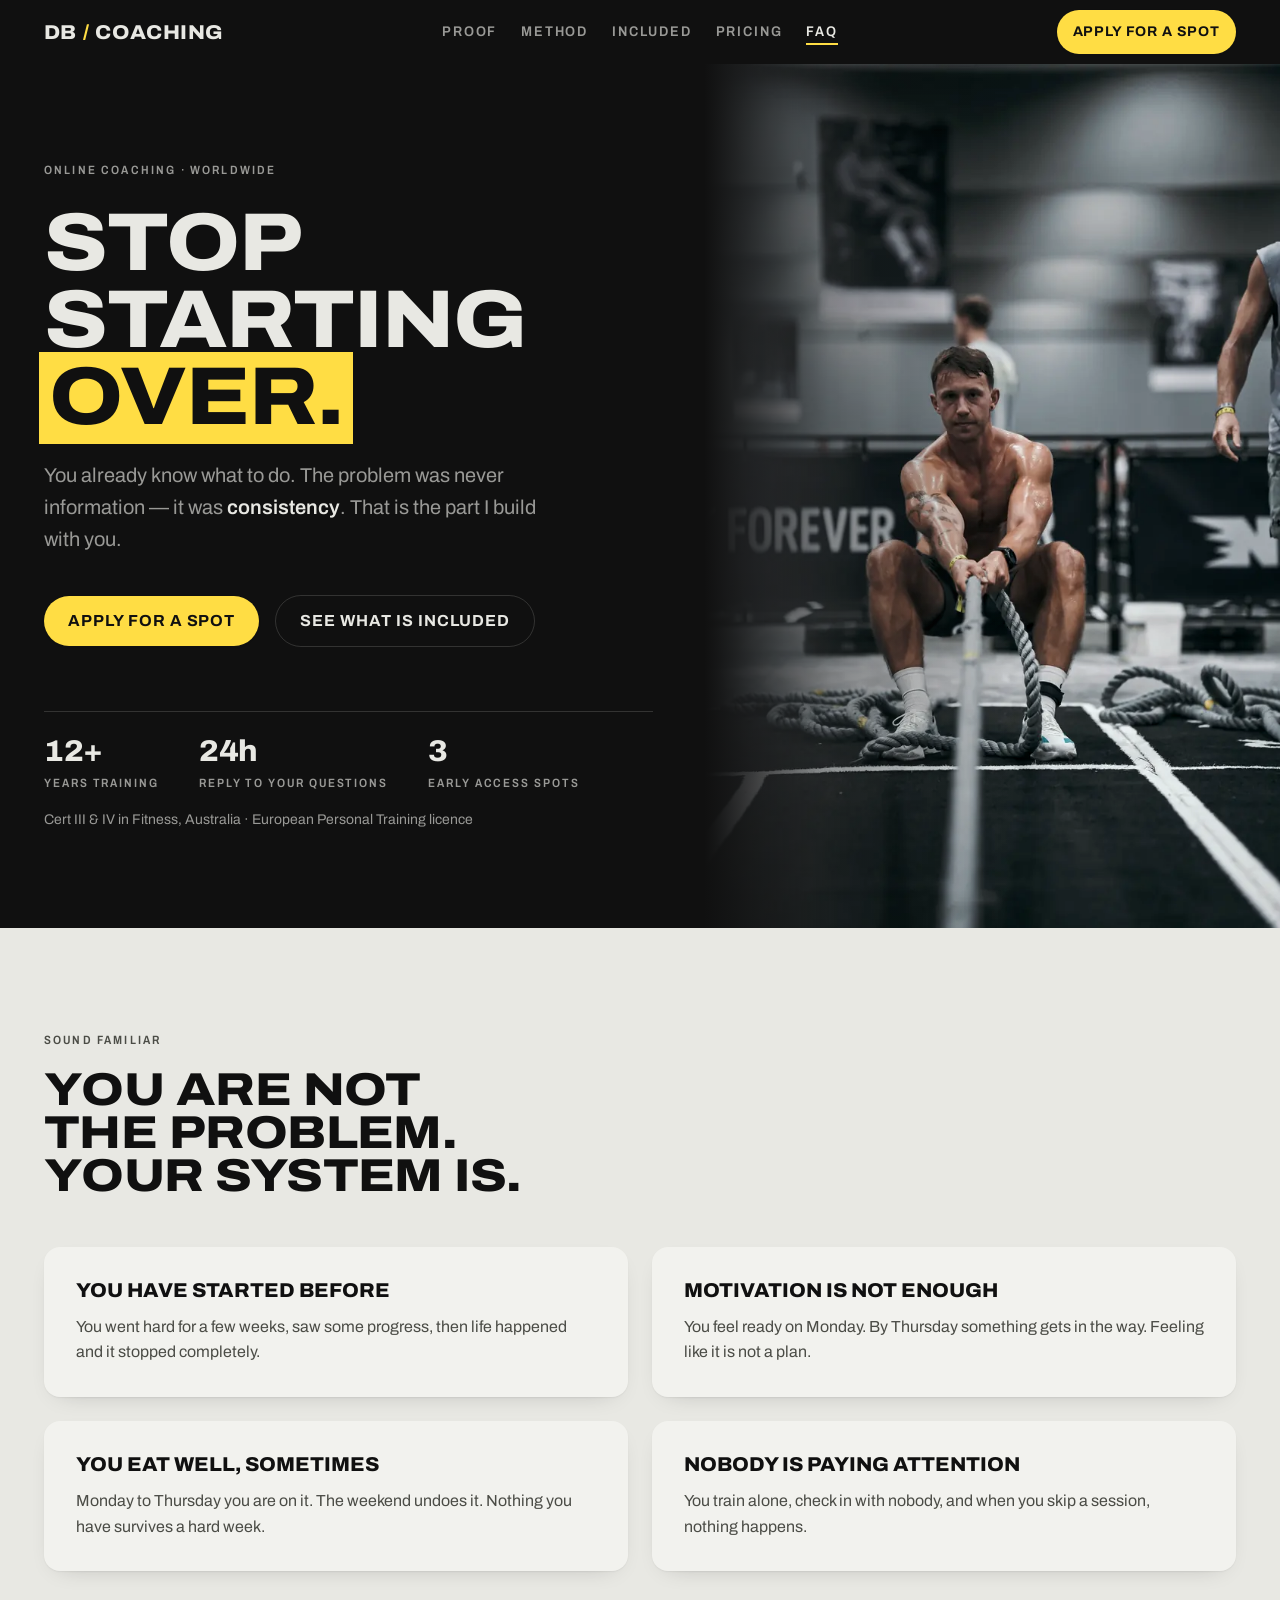
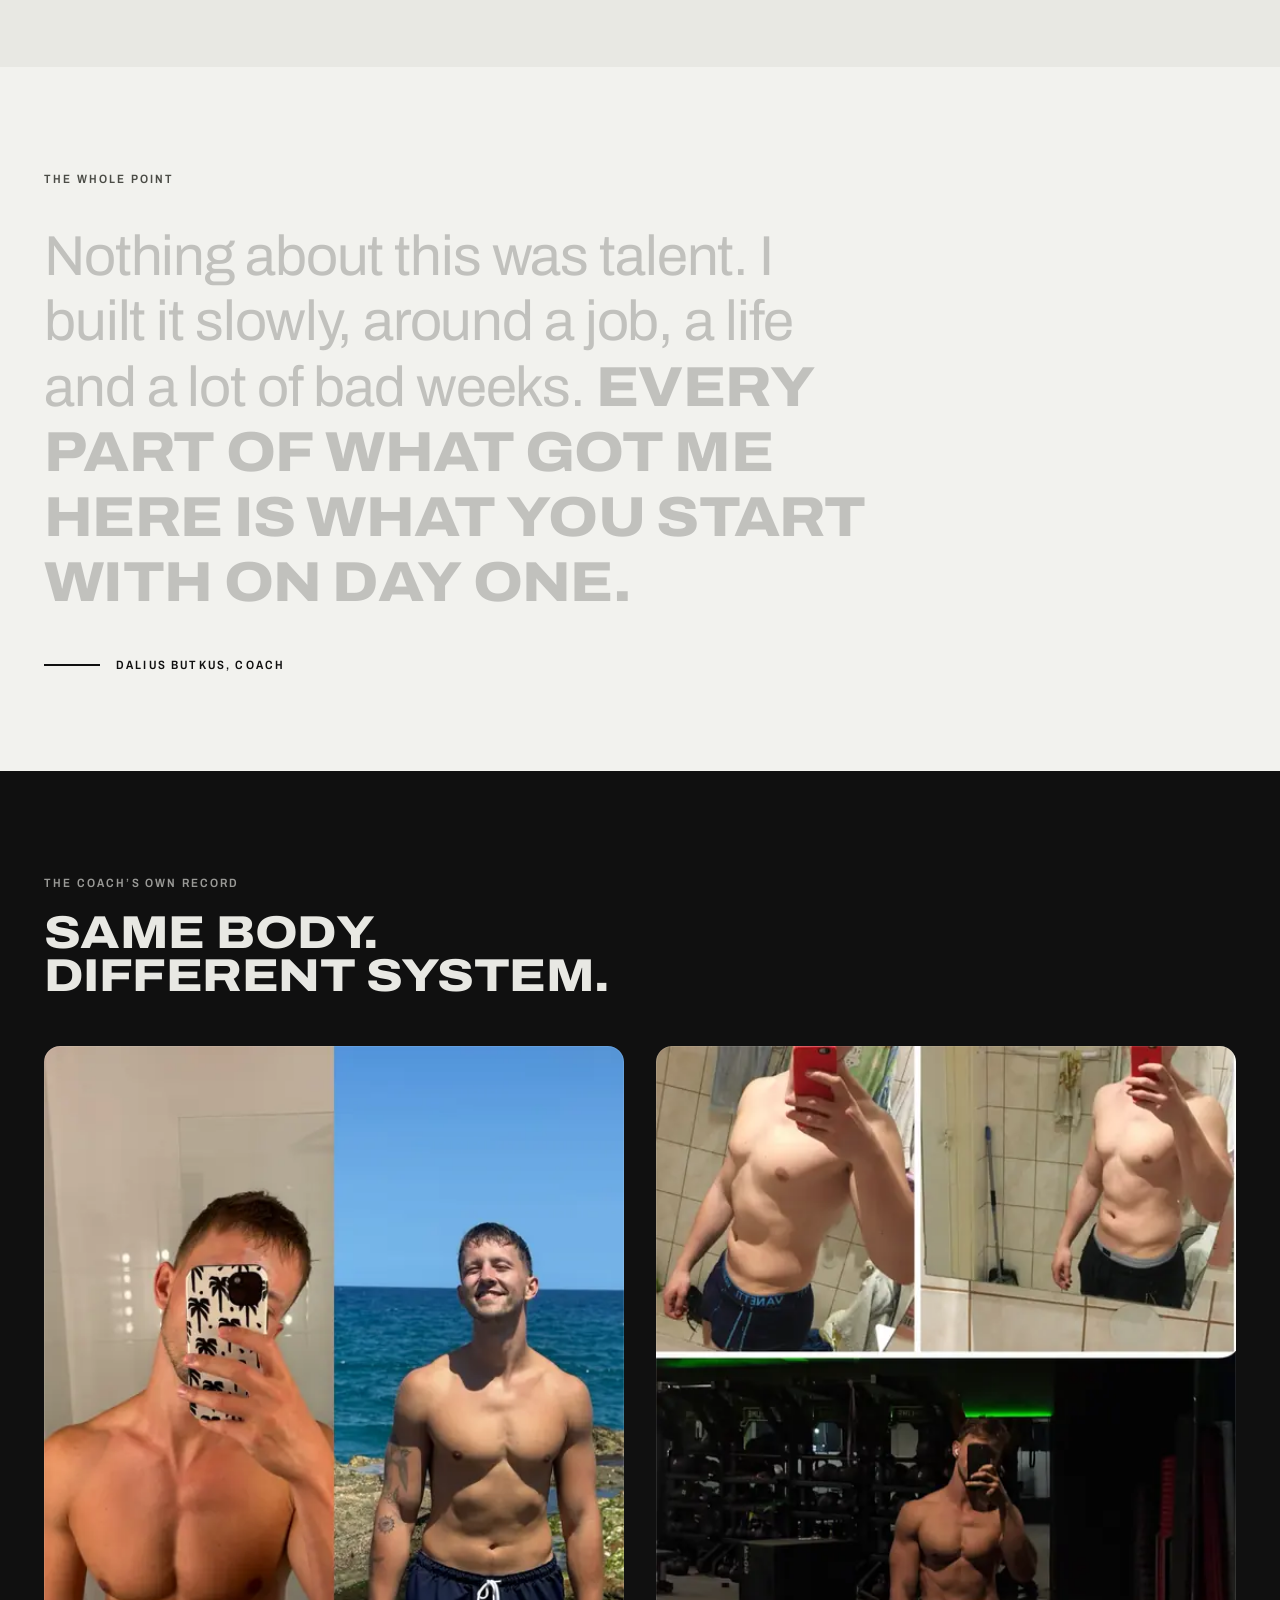
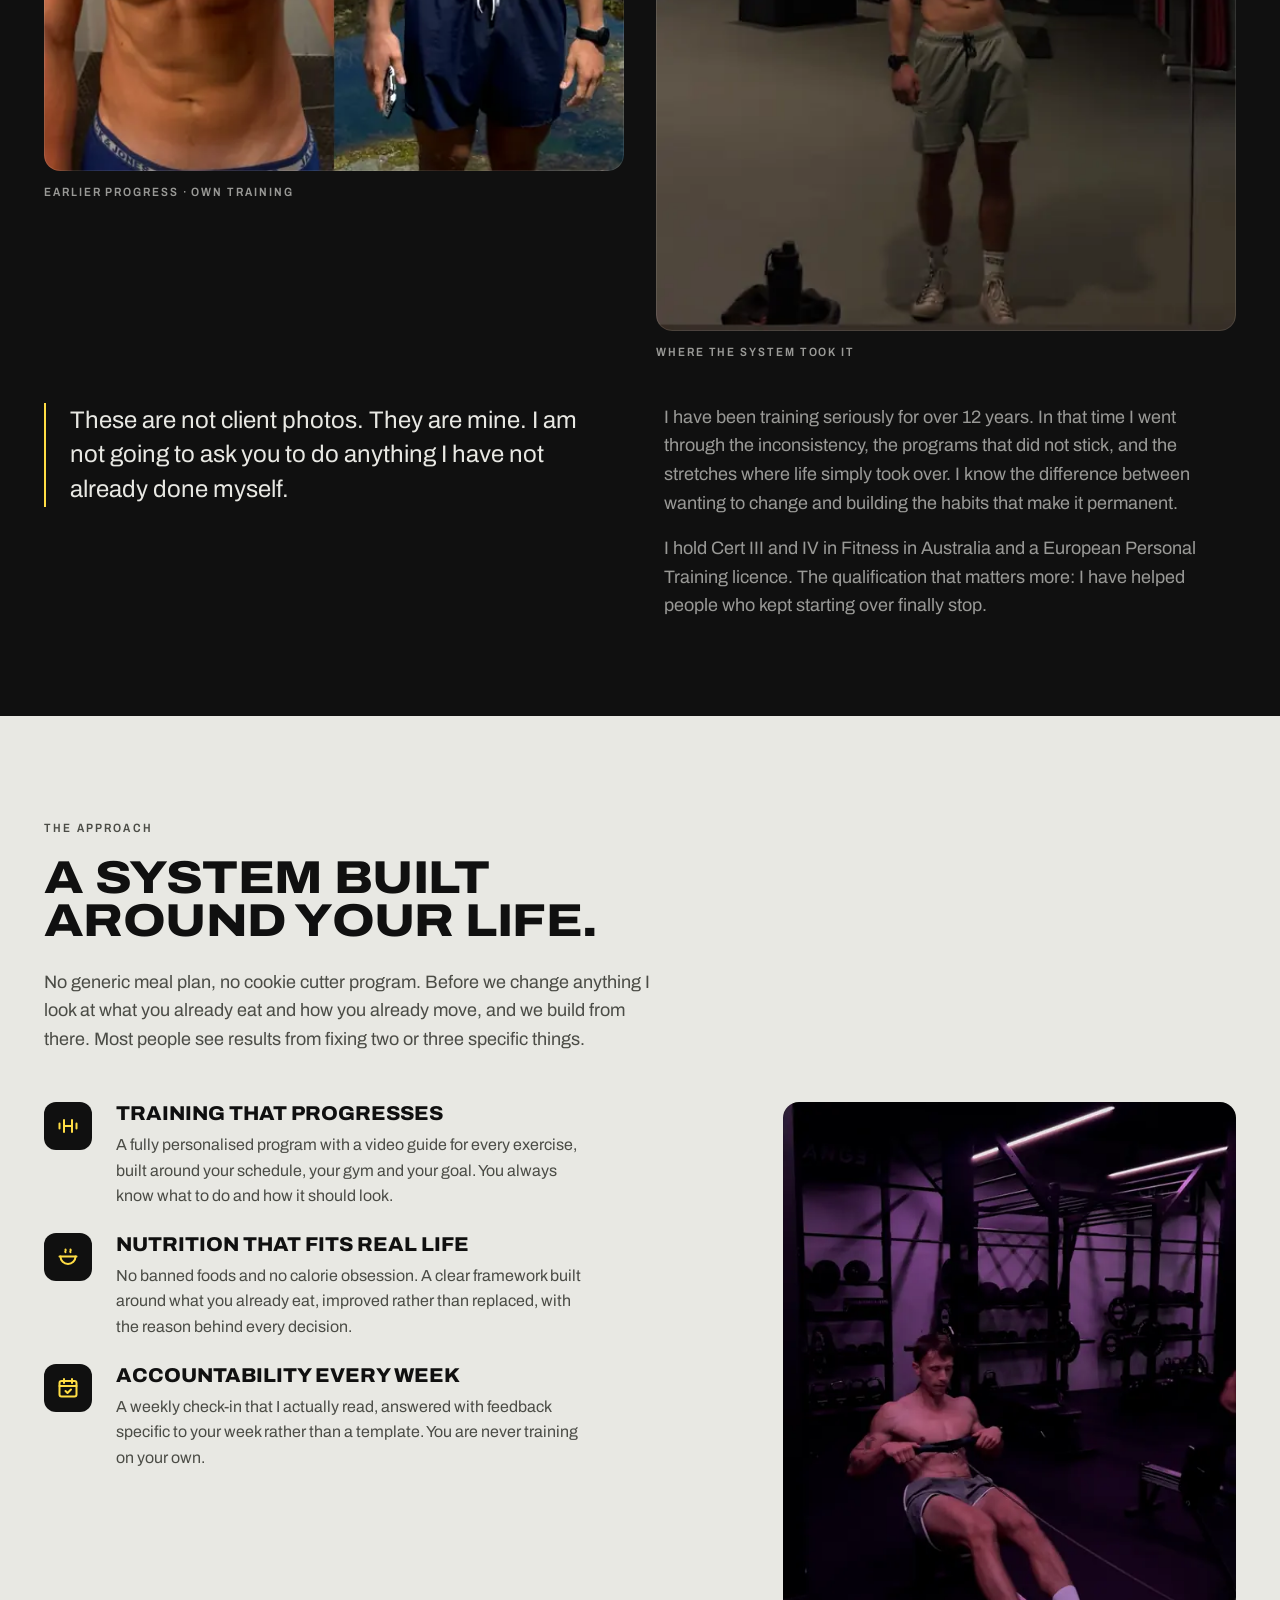
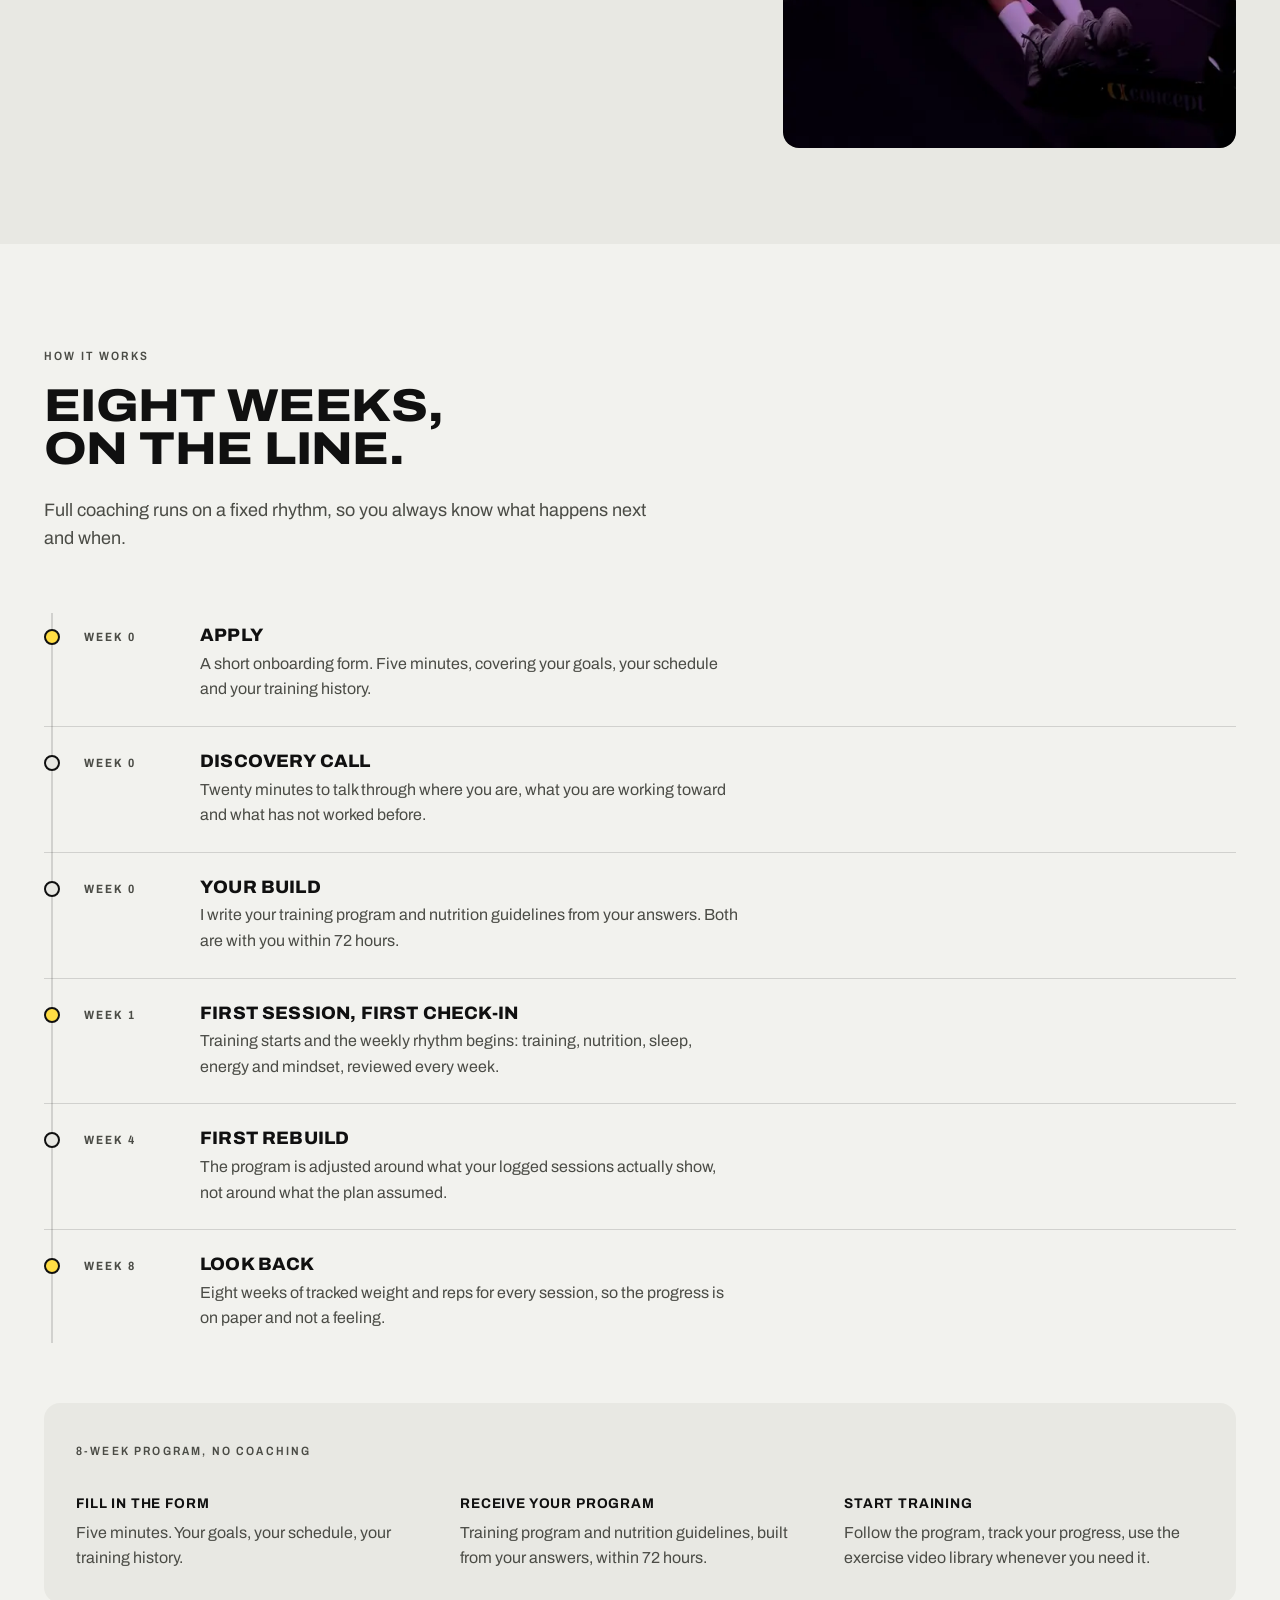
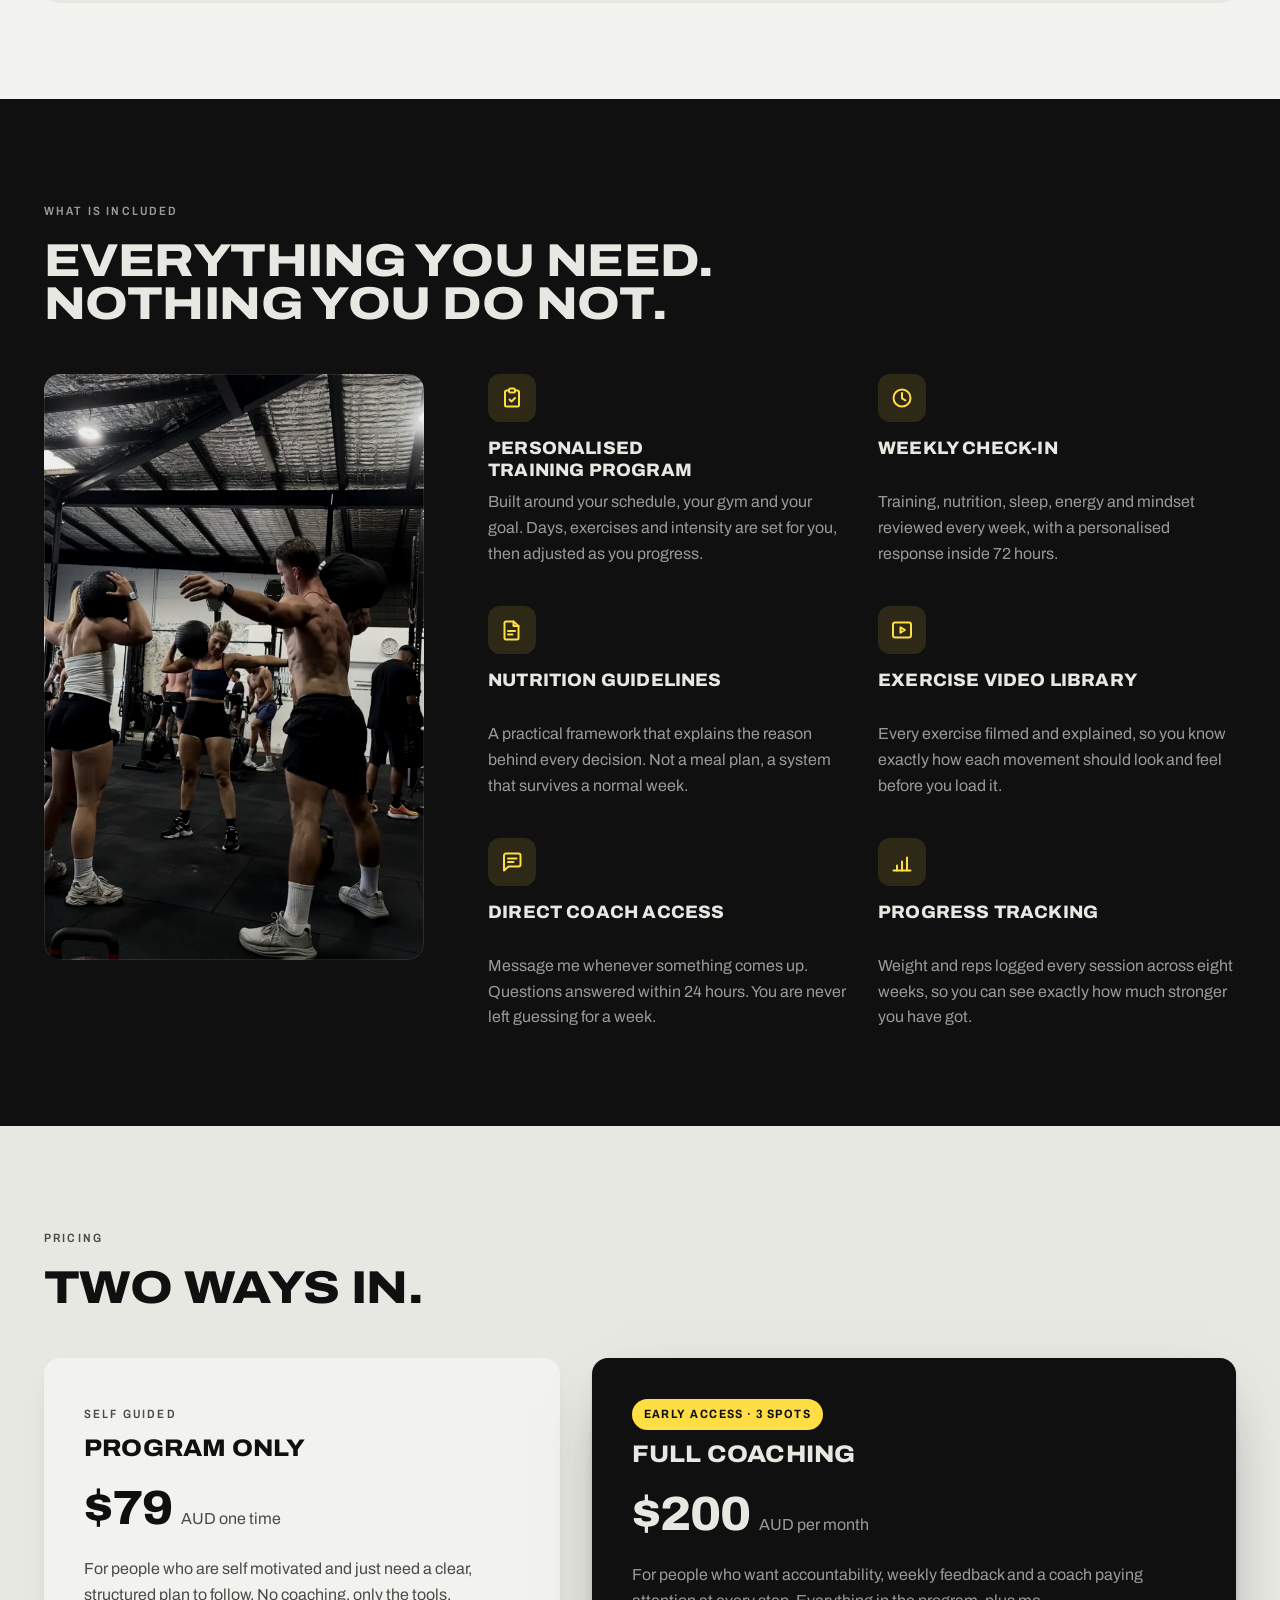
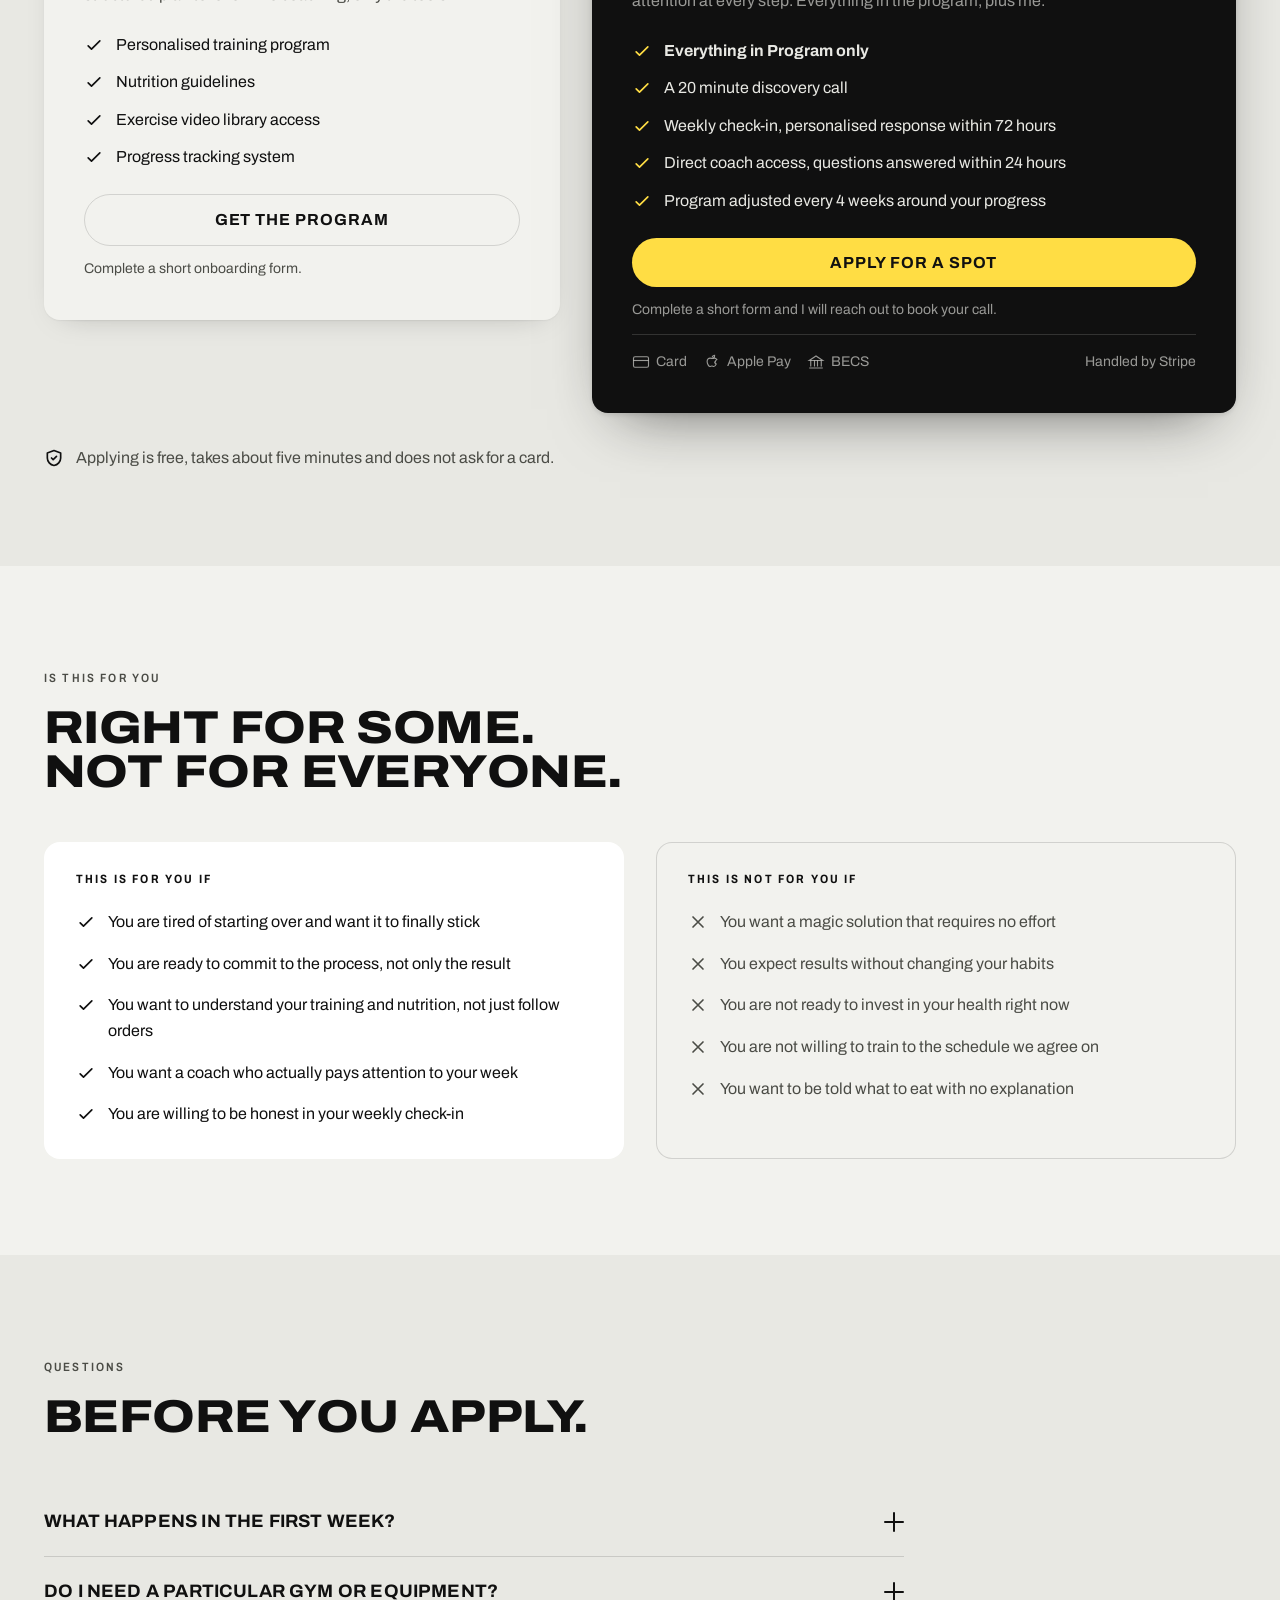
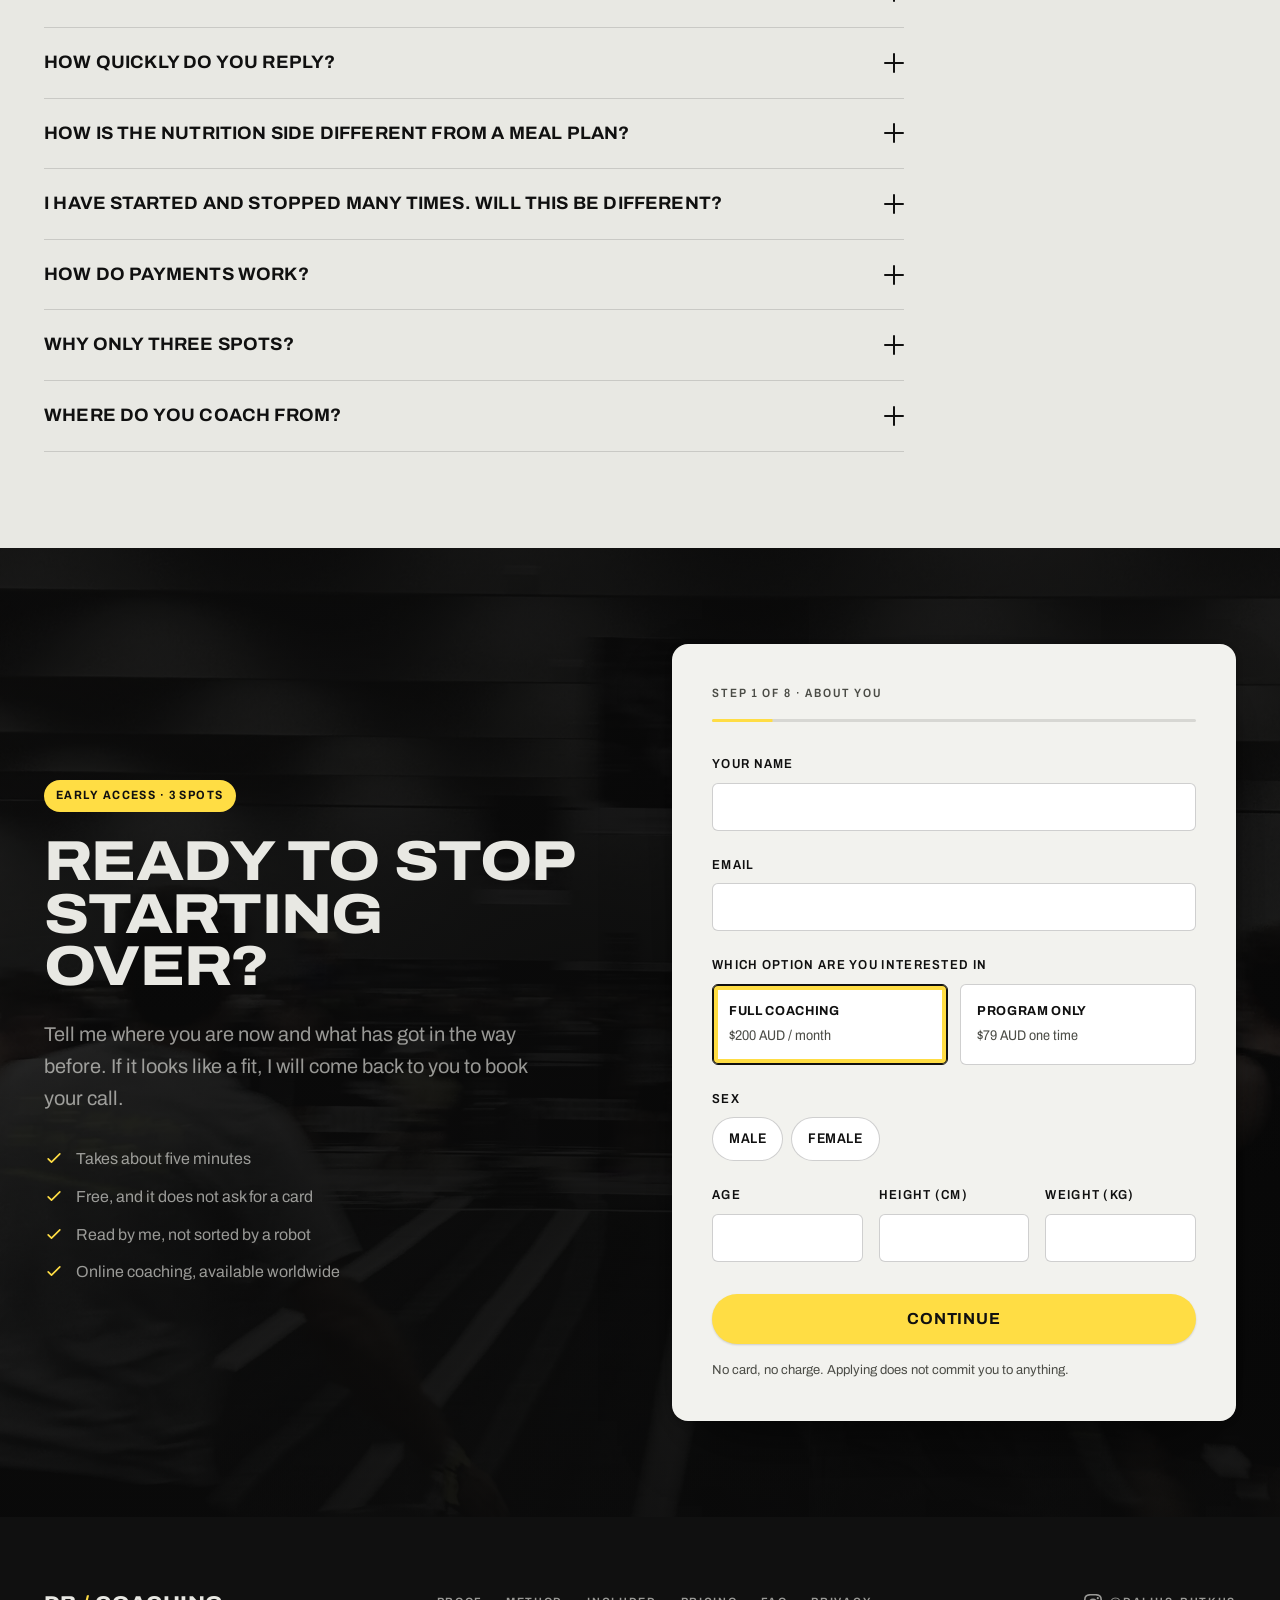
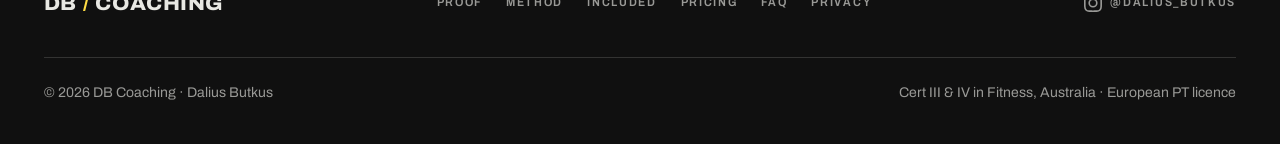
<file: index.html>
<!DOCTYPE html>
<!--
  APPLICATION MODE
  ================
  Where applications go is decided by apply-mode.css, which both this page and
  privacy.html link. That is the only file to edit, so the two pages cannot
  disagree about which service handles the data.
-->
<html lang="en">
<head>
<meta charset="UTF-8">
<meta name="viewport" content="width=device-width, initial-scale=1">
<title>DB Coaching | Online Training</title>
<meta name="description" content="Online coaching for people who keep starting over. A training program, nutrition guidelines and a weekly check-in that a real coach actually reads. Program from $79 AUD, full coaching from $200 AUD a month.">
<link rel="canonical" href="https://dalius-b.github.io/DBcoaching/">
<meta name="theme-color" content="#101010">

<meta property="og:type" content="website">
<meta property="og:title" content="DB Coaching — Stop starting over">
<meta property="og:description" content="Online coaching built around your life. Training, nutrition and a weekly check-in that gets read. From $79 AUD.">
<meta property="og:image" content="https://dalius-b.github.io/DBcoaching/img/og-cover.jpg">
<meta property="og:url" content="https://dalius-b.github.io/DBcoaching/">
<meta name="twitter:card" content="summary_large_image">
<meta name="twitter:title" content="DB Coaching — Stop starting over">
<meta name="twitter:description" content="Online coaching built around your life. Training, nutrition and a weekly check-in that gets read.">
<meta name="twitter:image" content="https://dalius-b.github.io/DBcoaching/img/og-cover.jpg">

<link rel="icon" href="favicon.svg" type="image/svg+xml">
<link rel="icon" href="favicon-32.png" sizes="32x32" type="image/png">
<link rel="apple-touch-icon" href="apple-touch-icon.png">

<link rel="preconnect" href="https://fonts.googleapis.com">
<link rel="preconnect" href="https://fonts.gstatic.com" crossorigin>
<link rel="preload" as="image" href="img/hyroxrow-1200.webp" imagesrcset="img/hyroxrow-760.webp 760w, img/hyroxrow-1200.webp 1200w" imagesizes="(max-width: 900px) 100vw, 45vw" fetchpriority="high">
<link href="https://fonts.googleapis.com/css2?family=Archivo:wdth,wght@62..125,400..900&display=swap" rel="stylesheet">

<script>document.documentElement.classList.add('js');</script>

<style>
/* ============================================================
   1. RESET
   ============================================================ */
*, *::before, *::after { box-sizing: border-box; margin: 0; padding: 0; }
img, svg { display: block; max-width: 100%; }
button { font: inherit; color: inherit; background: none; border: 0; cursor: pointer; }
a { color: inherit; }
ul { list-style: none; }

/* ============================================================
   2. TOKENS
   ============================================================ */
:root {
  /* colour — one accent per view: volt is a FILL, never small text */
  --ink:        #101010;
  --ink-2:      #1B1C19;
  --ink-soft:   #4B4C46;   /* muted text on paper  — 7.4:1 */
  --paper:      #E8E8E3;
  --surface:    #F2F2EE;
  --volt:       #FFDD44;
  --hair-ink:   rgba(16,16,16,0.14);
  --hair-paper: rgba(232,232,227,0.16);
  --soft-paper: rgba(232,232,227,0.64);  /* muted text on ink — 7.6:1 */

  /* type */
  --display: 'Archivo', 'Arial Narrow', system-ui, sans-serif;

  /* spacing scale */
  --s-25: 2px;  --s-50: 4px;  --s-75: 8px;  --s-100: 12px; --s-200: 16px;
  --s-300: 24px; --s-400: 32px; --s-500: 40px; --s-600: 48px;
  --s-700: 64px; --s-800: 80px; --s-900: 96px;

  /* radius */
  --r-sm: 6px; --r-md: 12px; --r-lg: 16px; --r-pill: 999px;

  /* motion */
  --ease-out: cubic-bezier(0.23, 1, 0.32, 1);
  --ease-in-out: cubic-bezier(0.77, 0, 0.175, 1);

  --shell: 1240px;
  --nav-h: 64px;
}

/* ============================================================
   3. BASE
   ============================================================ */
html {
  scroll-behavior: smooth;
  scroll-padding-top: calc(var(--nav-h) + 24px);
  -webkit-text-size-adjust: 100%;
}
body {
  font-family: var(--display);
  font-weight: 400;
  font-stretch: 100%;
  font-size: 1.125rem;      /* 18px */
  line-height: 1.6;
  color: var(--ink);
  background: var(--paper);
  overflow-x: hidden;
  -webkit-font-smoothing: antialiased;
  -moz-osx-font-smoothing: grayscale;
}
::selection { background: var(--volt); color: var(--ink); }

h1, h2, h3, .display {
  font-family: var(--display);
  font-weight: 800;
  font-stretch: 115%;
  text-transform: uppercase;
  line-height: 0.94;
  letter-spacing: -0.012em;
  text-wrap: balance;
}
p { text-wrap: pretty; }

/* One typeface. Hierarchy comes from Archivo's weight and width axes rather
   than from a second family. */
.lede, .body-text { max-width: 62ch; }
.body-text + .body-text { margin-top: var(--s-200); }

/* focus — currentColor adapts to every surface we use */
:focus-visible { outline: 2px solid currentColor; outline-offset: 3px; border-radius: 2px; }
.on-ink :focus-visible { outline-color: var(--volt); }
.btn-primary:focus-visible { outline-color: var(--ink); outline-offset: 4px; }

.sr-only {
  position: absolute; width: 1px; height: 1px; padding: 0; margin: -1px;
  overflow: hidden; clip: rect(0 0 0 0); clip-path: inset(50%); white-space: nowrap; border: 0;
}
.skip {
  position: absolute; left: var(--s-200); top: -100px; z-index: 200;
  background: var(--volt); color: var(--ink); padding: var(--s-100) var(--s-300);
  border-radius: var(--r-pill); font-family: var(--display); font-size: 0.875rem;
  font-weight: 700; text-transform: uppercase; letter-spacing: 0.08em; text-decoration: none;
  transition-property: top; transition-duration: 200ms; transition-timing-function: var(--ease-out);
}
.skip:focus { top: var(--s-200); }

/* ============================================================
   4. LAYOUT PRIMITIVES
   ============================================================ */
.shell { width: 100%; max-width: var(--shell); margin-inline: auto; padding-inline: var(--s-300); }

.section { padding-block: clamp(var(--s-700), 9vw, var(--s-900)); }
.section--paper   { background: var(--paper);   color: var(--ink); }
.section--surface { background: var(--surface);  color: var(--ink); }
.section--ink     { background: var(--ink);      color: var(--paper); }

.on-ink { color: var(--paper); }
.on-ink .muted { color: var(--soft-paper); }
.muted { color: var(--ink-soft); }

/* eyebrow label — condensed width axis, the utility voice of the family */
.label {
  display: inline-flex; align-items: center; gap: var(--s-75);
  font-family: var(--display); font-size: 0.75rem; font-weight: 600;
  font-stretch: 84%; text-transform: uppercase; letter-spacing: 0.18em;
  color: var(--ink-soft);
}
.on-ink .label { color: var(--soft-paper); }

.chip {
  display: inline-flex; align-items: center; gap: var(--s-75);
  font-family: var(--display); font-size: 0.75rem; font-weight: 700;
  font-stretch: 88%; text-transform: uppercase; letter-spacing: 0.12em;
  background: var(--volt); color: var(--ink);
  padding: 6px var(--s-100); border-radius: var(--r-pill);
}

.h2 { font-size: clamp(1.875rem, 3.6vw, 3.75rem); margin-block: var(--s-200) 0; }
.section-head { max-width: 22ch; }
.section-intro { margin-top: var(--s-300); color: var(--ink-soft); }
.on-ink .section-intro { color: var(--soft-paper); }

/* lane markers — lifted from the floor striping in the training photos */

/* ============================================================
   5. BUTTONS
   ============================================================ */
.btn {
  display: inline-flex; align-items: center; justify-content: center; gap: var(--s-75);
  min-height: 48px; padding: var(--s-100) var(--s-300);
  font-family: var(--display); font-size: 1rem; font-weight: 700;
  font-stretch: 100%; text-transform: uppercase; letter-spacing: 0.06em;
  text-decoration: none; border-radius: var(--r-pill); white-space: nowrap;
  transition-property: background-color, color, box-shadow, scale, border-color;
  transition-duration: 160ms; transition-timing-function: var(--ease-out);
}
.btn:active { scale: 0.96; }
.btn-primary { background: var(--volt); color: var(--ink); box-shadow: 0 1px 2px rgba(16,16,16,0.16); }
.btn-primary:hover { background: #FFE873; box-shadow: 0 4px 14px rgba(16,16,16,0.22); }
.btn-ghost { border: 1.5px solid var(--hair-ink); color: var(--ink); }
.btn-ghost:hover { border-color: var(--ink); background: rgba(16,16,16,0.05); }
.on-ink .btn-ghost { border-color: var(--hair-paper); color: var(--paper); }
.on-ink .btn-ghost:hover { border-color: var(--paper); background: rgba(232,232,227,0.08); }
/* .form-card keeps a light surface even inside .on-ink sections (the apply
   form), so its ghost button needs the light-mode border/text back, or it
   nearly vanishes against the card. */
.on-ink .form-card .btn-ghost { border-color: var(--hair-ink); color: var(--ink); }
.on-ink .form-card .btn-ghost:hover { border-color: var(--ink); background: rgba(16,16,16,0.05); }
.btn-sm { min-height: 44px; font-size: 0.875rem; padding: var(--s-75) var(--s-200); }

/* ============================================================
   6. NAV
   ============================================================ */
.nav {
  position: sticky; top: 0; z-index: 100;
  background: var(--ink); color: var(--paper);
  transition-property: box-shadow; transition-duration: 220ms; transition-timing-function: var(--ease-out);
}
.nav.is-stuck { box-shadow: 0 1px 0 rgba(232,232,227,0.14), 0 10px 30px rgba(16,16,16,0.28); }
.nav-inner { height: var(--nav-h); display: flex; align-items: center; justify-content: space-between; gap: var(--s-300); }
.wordmark {
  display: inline-flex; align-items: baseline; gap: 6px; text-decoration: none;
  font-family: var(--display); font-weight: 800; font-stretch: 108%;
  font-size: 1.25rem; letter-spacing: 0.02em; text-transform: uppercase; line-height: 1;
  min-height: 44px; align-items: center; padding-block: var(--s-100);
}
.wordmark i { font-style: normal; color: var(--volt); }
.nav-links { display: flex; align-items: center; gap: var(--s-300); }
.nav-links a {
  font-family: var(--display); font-size: 0.875rem; font-weight: 600; font-stretch: 90%;
  text-transform: uppercase; letter-spacing: 0.13em; text-decoration: none;
  color: var(--soft-paper); position: relative;
  display: inline-flex; align-items: center; min-height: 44px;
  transition-property: color; transition-duration: 150ms; transition-timing-function: var(--ease-out);
}
.nav-links a::after {
  content: ""; position: absolute; left: 0; right: 0; bottom: 9px; height: 2px;
  background: var(--volt); scale: 0 1; transform-origin: left;
  transition-property: scale; transition-duration: 220ms; transition-timing-function: var(--ease-out);
}
.nav-links a:hover { color: var(--paper); }
.nav-links a:hover::after, .nav-links a.is-current::after { scale: 1 1; }
.nav-links a.is-current { color: var(--paper); }
.nav-right { display: flex; align-items: center; gap: var(--s-200); }

.burger { display: none; width: 44px; height: 44px; position: relative; border-radius: var(--r-sm); }
.burger span {
  position: absolute; left: 11px; width: 22px; height: 2px; background: var(--paper); border-radius: 2px;
  transition-property: translate, rotate, opacity;
  transition-duration: 320ms; transition-timing-function: var(--ease-in-out);
}
.burger span:nth-child(1) { top: 17px; }
.burger span:nth-child(2) { top: 25px; }
.burger[aria-expanded="true"] span:nth-child(1) { translate: 0 4px; rotate: 45deg; }
.burger[aria-expanded="true"] span:nth-child(2) { translate: 0 -4px; rotate: -45deg; }

.drawer {
  position: fixed; inset: var(--nav-h) 0 0; z-index: 99;
  background: var(--ink); padding: var(--s-500) var(--s-300);
  display: flex; flex-direction: column; gap: var(--s-100);
  opacity: 0; visibility: hidden; translate: 0 -12px;
  transition-property: opacity, translate, visibility;
  transition-duration: 320ms; transition-timing-function: var(--ease-out);
}
.drawer.is-open { opacity: 1; visibility: visible; translate: 0 0; }
.drawer a {
  font-family: var(--display); font-size: 1.5rem; font-weight: 700; font-stretch: 105%;
  text-transform: uppercase; letter-spacing: 0.02em; text-decoration: none;
  padding: var(--s-100) 0; border-bottom: 1px solid var(--hair-paper);
}
.drawer .btn { margin-top: var(--s-300); }

/* ============================================================
   7. HERO
   ============================================================ */
.hero { background: var(--ink); color: var(--paper); display: grid; grid-template-columns: 55fr 45fr; }
.hero-copy {
  padding: clamp(var(--s-600), 6vw, var(--s-900)) clamp(var(--s-300), 4vw, var(--s-700))
           clamp(var(--s-600), 6vw, var(--s-900)) max(var(--s-300), calc((100vw - var(--shell)) / 2 + var(--s-300)));
  display: flex; flex-direction: column; justify-content: center;
  min-height: calc(100vh - var(--nav-h)); min-height: calc(100svh - var(--nav-h));
}
.hero h1 { font-size: clamp(2.25rem, 6.4vw, 6rem); font-stretch: 112%; margin-block: var(--s-300) 0; }
.hero h1 .knock {
  background: var(--volt); color: var(--ink);
  padding: 0 0.12em 0.04em; margin-left: -0.06em;
  box-decoration-break: clone; -webkit-box-decoration-break: clone;
}
.hero-lede { margin-top: var(--s-300); color: var(--soft-paper); font-size: 1.25rem; max-width: 46ch; }
.hero-lede strong { color: var(--paper); font-weight: 600; }
.hero-cta { display: flex; flex-wrap: wrap; align-items: center; gap: var(--s-200); margin-top: var(--s-500); }

.stats { display: flex; flex-wrap: wrap; gap: var(--s-500); margin-top: var(--s-700); padding-top: var(--s-300); border-top: 1px solid var(--hair-paper); }
.stat-n {
  font-family: var(--display); font-weight: 800; font-stretch: 105%;
  font-size: 1.875rem; line-height: 1; letter-spacing: -0.01em;
  font-variant-numeric: tabular-nums;
}
.stat-l {
  display: block; margin-top: var(--s-75);
  font-family: var(--display); font-size: 0.75rem; font-weight: 600; font-stretch: 84%;
  text-transform: uppercase; letter-spacing: 0.16em; color: var(--soft-paper);
}
.hero-cred { margin-top: var(--s-200); font-size: 0.875rem; color: var(--soft-paper); }
.hero-media { position: relative; background: #0A0A0A; }
.hero-media img {
  width: 100%; height: 100%; object-fit: cover; object-position: 50% 42%;
  filter: grayscale(0.25) contrast(1.06);
}
.hero-media::after {
  content: ""; position: absolute; inset: 0; pointer-events: none;
  background: linear-gradient(90deg, var(--ink) 0%, rgba(16,16,16,0.35) 22%, transparent 55%);
}

/* ============================================================
   8. PROBLEM
   ============================================================ */
.problem-grid { display: grid; grid-template-columns: repeat(2, 1fr); gap: var(--s-300); margin-top: var(--s-600); }
.card {
  background: var(--surface); border-radius: var(--r-lg); padding: var(--s-400);
  box-shadow: 0 1px 2px rgba(16,16,16,0.06), 0 8px 24px -16px rgba(16,16,16,0.30);
}
.section--surface .card { background: #FFFFFF; }
.card h3 {
  font-size: 1.25rem; font-stretch: 104%; letter-spacing: 0; line-height: 1.15;
  margin-bottom: var(--s-100);
}
.card p { font-size: 1rem; color: var(--ink-soft); }

/* ============================================================
   9. MISSION — word-by-word reveal
   ============================================================ */
.mission { text-align: left; }
.mission-copy {
  font-weight: 400; font-stretch: 100%;
  font-size: clamp(1.5rem, 4.4vw, 3.75rem); line-height: 1.16;
  max-width: 26ch; margin-top: var(--s-400);
  letter-spacing: -0.02em;
}
.mission-copy .w {
  transition-property: color; transition-duration: 420ms; transition-timing-function: var(--ease-out);
}
.js .mission-copy .w { color: rgba(16,16,16,0.22); }
.js .mission-copy .w.on { color: var(--ink); }
.mission-copy .hl { font-family: var(--display); font-weight: 800; font-stretch: 110%; text-transform: uppercase; letter-spacing: -0.01em; }
.mission-sign { margin-top: var(--s-500); display: flex; align-items: center; gap: var(--s-200); }
.mission-sign .rule { height: 2px; width: 56px; background: var(--ink); flex: none; }

/* ============================================================
   10. PROOF
   ============================================================ */
.proof-grid { display: grid; grid-template-columns: 1fr 1fr; gap: var(--s-400); margin-top: var(--s-600); }
.shot { border-radius: var(--r-lg); overflow: hidden; position: relative; background: #0A0A0A; }
.shot img { width: 100%; height: auto; }
.shot::after {
  content: ""; position: absolute; inset: 0; pointer-events: none; border-radius: var(--r-lg);
  outline: 1px solid rgba(255,255,255,0.10); outline-offset: -1px;
}
.shot-cap {
  display: flex; align-items: baseline; gap: var(--s-100); margin-top: var(--s-100);
  font-family: var(--display); font-size: 0.75rem; font-weight: 600; font-stretch: 84%;
  text-transform: uppercase; letter-spacing: 0.16em; color: var(--soft-paper);
}
.proof-note { margin-top: var(--s-500); display: grid; grid-template-columns: 1fr 1fr; gap: var(--s-600); align-items: start; }
.pull {
  font-size: 1.5rem; line-height: 1.45; color: var(--paper);
  border-left: 2px solid var(--volt); padding-left: var(--s-300);
}

/* ============================================================
   11. METHOD
   ============================================================ */
.method-grid { display: grid; grid-template-columns: minmax(0, 1fr) minmax(300px, 38%); gap: var(--s-600); align-items: start; margin-top: var(--s-600); }
.pillars { display: flex; flex-direction: column; gap: var(--s-300); }
.pillar { display: grid; grid-template-columns: 48px 1fr; gap: var(--s-300); align-items: start; }
.ico {
  width: 48px; height: 48px; border-radius: var(--r-md);
  background: var(--ink); color: var(--volt);
  display: flex; align-items: center; justify-content: center; flex: none;
}
.ico svg { width: 24px; height: 24px; stroke: currentColor; fill: none; stroke-width: 2; stroke-linecap: round; stroke-linejoin: round; }
.pillar h3 { font-size: 1.25rem; font-stretch: 104%; letter-spacing: 0; line-height: 1.1; margin-bottom: var(--s-75); }
.pillar p { font-size: 1rem; color: var(--ink-soft); max-width: 52ch; }
.method-media { border-radius: var(--r-lg); overflow: hidden; position: relative; background: #0A0A0A; }
.method-media img { width: 100%; height: auto; }
.method-media::after { content: ""; position: absolute; inset: 0; outline: 1px solid rgba(16,16,16,0.10); outline-offset: -1px; border-radius: var(--r-lg); }

/* ============================================================
   12. SPLIT SHEET (the 8-week line)
   ============================================================ */
.sheet { margin-top: var(--s-600); position: relative; }
.sheet-rail { position: absolute; left: 7px; top: 12px; bottom: 12px; width: 2px; background: rgba(16,16,16,0.14); }
.sheet-fill { position: absolute; inset: 0; background: var(--ink); transform-origin: top; scale: 1 0; will-change: transform; }
.js .sheet-fill { transition-property: scale; transition-duration: 120ms; transition-timing-function: linear; }
.split {
  display: grid; grid-template-columns: 16px 92px 1fr; gap: var(--s-300);
  align-items: baseline; padding-block: var(--s-300);
  border-bottom: 1px solid var(--hair-ink);
}
.split:first-child { padding-top: 0; }
.split:last-child { border-bottom: none; }
.dot { width: 16px; height: 16px; border-radius: var(--r-pill); background: var(--paper); border: 2px solid var(--ink); align-self: start; margin-top: 4px; position: relative; z-index: 1; }
.split.is-key .dot { background: var(--volt); }
.split-w {
  font-family: var(--display); font-size: 0.75rem; font-weight: 700; font-stretch: 84%;
  text-transform: uppercase; letter-spacing: 0.16em; font-variant-numeric: tabular-nums;
  color: var(--ink-soft);
}
.split-b h3 { font-size: 1.125rem; font-stretch: 102%; letter-spacing: 0.01em; line-height: 1.2; }
.split-b p { font-size: 1rem; color: var(--ink-soft); margin-top: var(--s-50); max-width: 60ch; }

.track-alt { margin-top: var(--s-600); background: var(--paper); border-radius: var(--r-lg); padding: var(--s-400); }
.section--surface .track-alt { background: var(--paper); }
.track-alt-steps { display: grid; grid-template-columns: repeat(3, 1fr); gap: var(--s-300); margin-top: var(--s-200); }
.track-alt-steps p { font-size: 1rem; color: var(--ink-soft); }
.track-alt-steps strong { display: block; font-family: var(--display); font-weight: 700; font-stretch: 96%; text-transform: uppercase; letter-spacing: 0.06em; font-size: 0.875rem; color: var(--ink); margin-bottom: var(--s-50); }

/* ============================================================
   13. INCLUDED
   ============================================================ */
.inc-grid { display: grid; grid-template-columns: 380px 1fr; gap: var(--s-700); align-items: start; margin-top: var(--s-600); }
.inc-media { border-radius: var(--r-lg); overflow: hidden; position: relative; background: #0A0A0A; position: sticky; top: calc(var(--nav-h) + 24px); }
.inc-media img { width: 100%; height: auto; filter: grayscale(0.2) contrast(1.04); }
.inc-media::after { content: ""; position: absolute; inset: 0; outline: 1px solid rgba(255,255,255,0.10); outline-offset: -1px; border-radius: var(--r-lg); }
.inc-list { display: grid; grid-template-columns: 1fr 1fr; gap: var(--s-500) var(--s-400); }
.inc-item h3 { font-size: 1.125rem; font-stretch: 102%; letter-spacing: 0.01em; margin-block: var(--s-200) var(--s-75); line-height: 1.2; }
.inc-item p { font-size: 1rem; color: var(--soft-paper); }
.inc-item .ico { background: rgba(255,221,68,0.12); color: var(--volt); }

/* ============================================================
   14. PRICING
   ============================================================ */
.plans { display: grid; grid-template-columns: 1fr 1.25fr; gap: var(--s-400); margin-top: var(--s-600); align-items: start; }
.plan {
  background: var(--surface); border-radius: var(--r-lg); padding: var(--s-500);
  display: flex; flex-direction: column; gap: var(--s-300);
  box-shadow: 0 1px 2px rgba(16,16,16,0.06), 0 10px 30px -20px rgba(16,16,16,0.35);
}
.plan--featured { background: var(--ink); color: var(--paper); box-shadow: 0 2px 4px rgba(16,16,16,0.10), 0 24px 60px -28px rgba(16,16,16,0.65); }
.plan-name { font-family: var(--display); font-size: 1.5rem; font-weight: 800; font-stretch: 108%; text-transform: uppercase; letter-spacing: 0.01em; line-height: 1; }
.plan-price { font-family: var(--display); font-size: 3rem; font-weight: 800; font-stretch: 104%; line-height: 1; letter-spacing: -0.02em; font-variant-numeric: tabular-nums; }
.plan-price span { font-stretch: 100%; font-size: 1rem; font-weight: 400; letter-spacing: 0; text-transform: none; color: var(--ink-soft); }
.plan--featured .plan-price span { color: var(--soft-paper); }
.plan-desc { font-size: 1rem; color: var(--ink-soft); }
.plan--featured .plan-desc { color: var(--soft-paper); }
.plan ul { display: flex; flex-direction: column; gap: var(--s-100); }
.plan li { display: flex; gap: var(--s-100); align-items: flex-start; font-size: 1rem; }
.tick { flex: none; width: 20px; height: 20px; margin-top: 3px; }
.tick svg { width: 20px; height: 20px; stroke: var(--ink); fill: none; stroke-width: 2; stroke-linecap: round; stroke-linejoin: round; }
.plan--featured .tick svg { stroke: var(--volt); }
.plan-foot { margin-top: auto; display: flex; flex-direction: column; gap: var(--s-100); }
.fine { font-size: 0.875rem; color: var(--ink-soft); }
.plan--featured .fine { color: var(--soft-paper); }
.pay { display: flex; flex-wrap: wrap; align-items: center; gap: var(--s-200); padding-top: var(--s-200); border-top: 1px solid var(--hair-paper); }
.pay-item { display: inline-flex; align-items: center; gap: 6px; font-size: 0.875rem; color: var(--soft-paper); }
.pay-item svg { width: 18px; height: 18px; stroke: currentColor; fill: none; stroke-width: 1.5; }
.assure { margin-top: var(--s-400); display: flex; align-items: center; gap: var(--s-100); font-size: 1rem; color: var(--ink-soft); }
.assure svg { width: 20px; height: 20px; stroke: var(--ink); fill: none; stroke-width: 2; stroke-linecap: round; stroke-linejoin: round; flex: none; }

/* ============================================================
   15. FIT
   ============================================================ */
.fit-grid { display: grid; grid-template-columns: 1fr 1fr; gap: var(--s-400); margin-top: var(--s-600); }
.fit-col { background: #FFFFFF; border-radius: var(--r-lg); padding: var(--s-400); }
.fit-col--no { background: transparent; box-shadow: inset 0 0 0 1px var(--hair-ink); }
.fit-col h3 { font-family: var(--display); font-size: 0.75rem; font-weight: 700; font-stretch: 84%; letter-spacing: 0.18em; margin-bottom: var(--s-300); }
.fit-col ul { display: flex; flex-direction: column; gap: var(--s-200); }
.fit-col li { display: flex; gap: var(--s-100); font-size: 1rem; align-items: flex-start; }
.fit-col--no li { color: var(--ink-soft); }
.fit-col li svg { width: 20px; height: 20px; margin-top: 3px; flex: none; stroke-width: 2; fill: none; stroke-linecap: round; stroke-linejoin: round; }
.fit-col--yes li svg { stroke: var(--ink); }
.fit-col--no li svg { stroke: var(--ink-soft); }

/* ============================================================
   16. FAQ
   ============================================================ */
.faq { margin-top: var(--s-600); max-width: 860px; }
.qa { border-bottom: 1px solid var(--hair-ink); }
.qa-btn {
  width: 100%; display: flex; align-items: center; justify-content: space-between; gap: var(--s-300);
  padding-block: var(--s-300); min-height: 56px; text-align: left;
  font-family: var(--display); font-size: 1.125rem; font-weight: 700; font-stretch: 102%;
  text-transform: uppercase; letter-spacing: 0.01em; line-height: 1.2;
  transition-property: color; transition-duration: 150ms; transition-timing-function: var(--ease-out);
}
.qa-btn:hover { color: var(--ink-soft); }
.qa-sign { position: relative; width: 20px; height: 20px; flex: none; }
.qa-sign::before, .qa-sign::after {
  content: ""; position: absolute; background: currentColor; border-radius: 2px;
  transition-property: rotate, opacity; transition-duration: 260ms; transition-timing-function: var(--ease-out);
}
.qa-sign::before { top: 9px; left: 0; width: 20px; height: 2px; }
.qa-sign::after  { left: 9px; top: 0; height: 20px; width: 2px; }
.qa-btn[aria-expanded="true"] .qa-sign::after { rotate: 90deg; opacity: 0; }
.js .qa-panel { height: 0; overflow: hidden; }
.js .qa-panel { transition-property: height; transition-duration: 300ms; transition-timing-function: var(--ease-out); }
.qa-panel-in { padding-bottom: var(--s-300); color: var(--ink-soft); max-width: 66ch; }

/* ============================================================
   17. FINAL CTA + FOOTER
   ============================================================ */
.finale {
  position: relative; background: #0A0A0A; color: var(--paper);
  padding-block: clamp(var(--s-700), 9vw, var(--s-900)); overflow: hidden;
}
.apply-grid { display: grid; grid-template-columns: minmax(0, 1fr) minmax(0, 1fr); gap: var(--s-700); align-items: center; }
.apply-points { margin-top: var(--s-400); display: flex; flex-direction: column; gap: var(--s-100); }
.apply-points li { display: flex; gap: var(--s-100); align-items: flex-start; font-size: 1rem; color: var(--soft-paper); }
.apply-points svg { width: 20px; height: 20px; margin-top: 2px; flex: none; stroke: var(--volt); fill: none; stroke-width: 2; stroke-linecap: round; stroke-linejoin: round; }

/* --- application form --- */
.form-card {
  background: var(--surface); color: var(--ink);
  border-radius: var(--r-lg); padding: var(--s-500);
  box-shadow: 0 2px 6px rgba(0,0,0,0.25), 0 30px 70px -30px rgba(0,0,0,0.8);
}
.form-head { display: flex; align-items: baseline; justify-content: space-between; gap: var(--s-200); margin-bottom: var(--s-200); }
.form-step-label { font-family: var(--display); font-size: 0.75rem; font-weight: 600; font-stretch: 84%; text-transform: uppercase; letter-spacing: 0.16em; color: var(--ink-soft); font-variant-numeric: tabular-nums; }
.progress { height: 3px; background: rgba(16,16,16,0.12); border-radius: var(--r-pill); overflow: hidden; margin-bottom: var(--s-400); }
.progress i { display: block; height: 100%; background: var(--volt); border-radius: var(--r-pill); transform-origin: left; scale: 0.1429 1; transition-property: scale; transition-duration: 420ms; transition-timing-function: var(--ease-out); }
/* apply-mode.css decides which of these is shown */
.apply-google { display: none; }
.apply-google h3 { font-size: 1.5rem; font-stretch: 106%; letter-spacing: 0.01em; margin-bottom: var(--s-200); }
.apply-google p { color: var(--ink-soft); }
.apply-google .btn { width: 100%; margin-top: var(--s-400); white-space: normal; text-align: center; }
.apply-google .form-foot { margin-top: var(--s-200); }
.apply-google .steps-note { margin-top: var(--s-300); padding-top: var(--s-300); border-top: 1px solid var(--hair-ink); font-size: 0.875rem; }

.js .step[hidden] { display: none; }
.js .btn[hidden] { display: none; }
form[hidden], .form-done[hidden] { display: none; }
html:not(.js) #nextBtn, html:not(.js) #backBtn,
html:not(.js) .progress, html:not(.js) .form-step-label { display: none; }
.step { display: flex; flex-direction: column; gap: var(--s-300); border: 0; }
.step + .step { margin-top: var(--s-400); }
.step legend { font-family: var(--display); font-size: 1.25rem; font-weight: 800; font-stretch: 106%; text-transform: uppercase; letter-spacing: 0.01em; margin-bottom: var(--s-200); }
.js .step legend { position: absolute; width: 1px; height: 1px; overflow: hidden; clip-path: inset(50%); white-space: nowrap; }
.field { display: flex; flex-direction: column; gap: var(--s-75); }
.field label, .legend-inline { font-family: var(--display); font-size: 0.8125rem; font-weight: 600; font-stretch: 88%; text-transform: uppercase; letter-spacing: 0.1em; color: var(--ink); }
/* text inputs only: this styling must never reach a checkbox or a radio,
   or min-height: 48px turns a 20px tick box into a 48px slab */
.field input:not([type="checkbox"]):not([type="radio"]), .field select, .field textarea {
  font-family: var(--display); font-size: 1rem; font-stretch: 100%; color: var(--ink);
  background: #FFFFFF; border: 1px solid rgba(16,16,16,0.20); border-radius: var(--r-sm);
  padding: var(--s-100) var(--s-200); min-height: 48px; width: 100%;
  transition-property: border-color, box-shadow; transition-duration: 150ms; transition-timing-function: var(--ease-out);
}
.field textarea { min-height: 96px; resize: vertical; line-height: 1.5; padding-block: var(--s-100); }
.field select { appearance: none; background-image: linear-gradient(45deg, transparent 50%, var(--ink) 50%), linear-gradient(135deg, var(--ink) 50%, transparent 50%); background-position: calc(100% - 18px) 21px, calc(100% - 13px) 21px; background-size: 5px 5px, 5px 5px; background-repeat: no-repeat; padding-right: var(--s-500); }
.field input:not([type="checkbox"]):not([type="radio"]):hover, .field select:hover, .field textarea:hover { border-color: rgba(16,16,16,0.42); }
.field input:not([type="checkbox"]):not([type="radio"]):focus-visible, .field select:focus-visible, .field textarea:focus-visible { outline: 2px solid var(--ink); outline-offset: 1px; border-color: var(--ink); }
.field [aria-invalid="true"] { border-color: #B3261E; }
.err { font-family: var(--display); font-size: 0.8125rem; font-stretch: 92%; color: #B3261E; min-height: 0; }
.err:empty { display: none; }
.plan-pick { display: grid; grid-template-columns: 1fr 1fr; gap: var(--s-100); }
.opt { position: relative; }
.opt input { position: absolute; opacity: 0; inset: 0; width: 100%; height: 100%; margin: 0; cursor: pointer; }
.opt span {
  display: block; padding: var(--s-200); border: 1px solid rgba(16,16,16,0.20); border-radius: var(--r-sm);
  background: #FFFFFF; min-height: 48px;
  font-size: 1rem; font-weight: 400; text-transform: none; letter-spacing: 0;
  transition-property: border-color, background-color, box-shadow; transition-duration: 150ms; transition-timing-function: var(--ease-out);
}
.opt b { display: block; font-family: var(--display); font-weight: 700; font-stretch: 96%; text-transform: uppercase; letter-spacing: 0.05em; font-size: 0.8125rem; }
.opt em { font-style: normal; color: var(--ink-soft); font-size: 0.875rem; }
.opt input:hover + span { border-color: rgba(16,16,16,0.45); }
.opt input:checked + span { border-color: var(--ink); box-shadow: inset 0 0 0 1px var(--ink), inset 0 0 0 5px var(--volt); background: #FFFFFF; }
.opt input:focus-visible + span { outline: 2px solid var(--ink); outline-offset: 2px; }
/* .muted resolves to the light on-ink colour inside the form card, which sits
   on a light surface. The form needs its own hint colour. */
.hint { text-transform: none; letter-spacing: 0; font-weight: 400; color: var(--ink-soft); }
/* three small numbers side by side */
.field-row { display: grid; grid-template-columns: repeat(auto-fit, minmax(84px, 1fr)); gap: var(--s-200); }

/* pill radios: experience, days, session length, where, yes/no */
.chips { display: flex; flex-wrap: wrap; gap: var(--s-75); }
.chip-opt { position: relative; }
.chip-opt input { position: absolute; opacity: 0; inset: 0; width: 100%; height: 100%; margin: 0; cursor: pointer; }
/* .chip-opt, .check-opt and .opt are all <label>s sitting inside .field, so
   they inherit the uppercase 13px field-label styling. Set what they should
   look like explicitly instead of inheriting it by accident. */
.chip-opt span {
  display: flex; align-items: center; justify-content: center; text-align: center;
  min-height: 44px; padding: 0 var(--s-200);
  font-size: 0.875rem; font-weight: 600; text-transform: uppercase; letter-spacing: 0.04em;
  border: 1px solid rgba(16,16,16,0.20); border-radius: var(--r-pill); background: #FFFFFF;
  transition-property: border-color, background-color; transition-duration: 150ms; transition-timing-function: var(--ease-out);
}
.chip-opt input:hover + span { border-color: rgba(16,16,16,0.45); }
.chip-opt input:checked + span { border-color: var(--ink); background: var(--volt); font-weight: 600; }
.chip-opt input:focus-visible + span { outline: 2px solid var(--ink); outline-offset: 2px; }

/* 1 to 10 stress scale */
.scale { display: flex; flex-wrap: wrap; gap: var(--s-50); }
.scale-opt { flex: 1 1 40px; }
.scale-opt span { padding: 0; font-variant-numeric: tabular-nums; }
.scale-ends { display: flex; justify-content: space-between; gap: var(--s-200); margin-top: var(--s-75); }
.scale-end {
  font-family: var(--display); font-size: 0.75rem; font-weight: 600; font-stretch: 84%;
  text-transform: uppercase; letter-spacing: 0.14em; color: var(--ink-soft);
}

/* tick all that apply */
.checks { display: flex; flex-direction: column; }
.field .check-opt { display: flex; gap: var(--s-100); align-items: flex-start; min-height: 44px; padding: var(--s-75) 0;
  font-size: 1rem; font-weight: 400; text-transform: none; letter-spacing: 0; line-height: 1.45; cursor: pointer; }
.field .check-opt input { width: 20px; height: 20px; margin-top: 2px; flex: none; accent-color: var(--ink); }

.field .consent { display: flex; gap: var(--s-100); align-items: flex-start; font-size: 0.875rem; color: var(--ink-soft);
  font-weight: 400; text-transform: none; letter-spacing: 0; line-height: 1.5; }
.field .consent input { width: 20px; height: 20px; margin-top: 2px; flex: none; accent-color: var(--ink); }
.consent a { color: var(--ink); }
.form-nav { display: flex; gap: var(--s-100); align-items: center; margin-top: var(--s-400); flex-wrap: wrap; }
.form-nav .btn { flex: 1 1 auto; }
.form-foot { margin-top: var(--s-200); font-size: 0.8125rem; color: var(--ink-soft); }
.hp { position: absolute; left: -9999px; width: 1px; height: 1px; overflow: hidden; }
.form-status { margin-top: var(--s-300); font-size: 0.9375rem; }
.form-status:empty { display: none; }
.form-status.is-error { color: #B3261E; }
.form-done { text-align: left; }
.form-done h3 { font-size: 1.5rem; font-stretch: 106%; margin-bottom: var(--s-200); }
.form-done p { color: var(--ink-soft); }
.form-done .tickbig { width: 48px; height: 48px; border-radius: var(--r-pill); background: var(--volt); display: flex; align-items: center; justify-content: center; margin-bottom: var(--s-300); }
.form-done .tickbig svg { width: 26px; height: 26px; stroke: var(--ink); fill: none; stroke-width: 2.5; stroke-linecap: round; stroke-linejoin: round; }
.finale-bg {
  position: absolute; inset: 0; z-index: 0;
  width: 100%; height: 100%;
  object-fit: cover; object-position: 50% 34%;
  filter: grayscale(0.35) contrast(1.05);
}
.finale::after {
  content: ""; position: absolute; inset: 0; z-index: 1;
  background:
    radial-gradient(120% 85% at 50% 46%, rgba(10,10,10,0.90) 0%, rgba(10,10,10,0.62) 62%, rgba(10,10,10,0.30) 100%),
    linear-gradient(180deg, rgba(10,10,10,0.82) 0%, rgba(10,10,10,0.58) 45%, rgba(10,10,10,0.90) 100%);
}
.finale > *:not(.finale-bg) { position: relative; z-index: 2; }
.finale h2 { font-size: clamp(2.25rem, 4.4vw, 3.75rem); }
.finale .lede { margin-top: var(--s-300); color: var(--soft-paper); font-size: 1.25rem; max-width: 46ch; }


.foot { background: var(--ink); color: var(--paper); padding-block: var(--s-700) var(--s-500); }
.foot-top { display: flex; flex-wrap: wrap; align-items: center; justify-content: space-between; gap: var(--s-300); }
.foot-links { display: flex; flex-wrap: wrap; gap: var(--s-300); }
.foot-links a, .foot-ig {
  display: inline-flex; align-items: center; min-height: 44px;
  font-family: var(--display); font-size: 0.75rem; font-weight: 600; font-stretch: 88%;
  text-transform: uppercase; letter-spacing: 0.14em; text-decoration: none; color: var(--soft-paper);
  transition-property: color; transition-duration: 150ms; transition-timing-function: var(--ease-out);
}
.foot-links a:hover, .foot-ig:hover { color: var(--volt); }
.foot-ig { display: inline-flex; align-items: center; gap: var(--s-75); min-height: 44px; }
.foot-ig svg { width: 18px; height: 18px; fill: currentColor; }
.foot-bot { margin-top: var(--s-400); padding-top: var(--s-300); border-top: 1px solid var(--hair-paper); display: flex; flex-wrap: wrap; gap: var(--s-200) var(--s-400); justify-content: space-between; }
.foot-bot p { font-size: 0.875rem; color: var(--soft-paper); }

/* ============================================================
   18. MOTION
   ============================================================ */
@keyframes rise { from { opacity: 0; translate: 0 18px; } to { opacity: 1; translate: 0 0; } }
.js .enter { opacity: 0; animation: rise 700ms var(--ease-out) both; animation-delay: calc(var(--i, 0) * 100ms); }

.js .reveal { opacity: 0; translate: 0 24px; }
.js .reveal.is-in {
  opacity: 1; translate: 0 0;
  transition-property: opacity, translate;
  transition-duration: 800ms; transition-timing-function: var(--ease-out);
  transition-delay: calc(var(--i, 0) * 90ms);
}

/* ============================================================
   19. RESPONSIVE
   ============================================================ */
@media (min-width: 621px) {
  .inc-item h3 { min-height: 2.4em; }
}
@media (max-width: 1080px) {
  .method-grid { grid-template-columns: minmax(0, 1fr) 34%; gap: var(--s-500); }
  .inc-grid { grid-template-columns: 300px 1fr; gap: var(--s-500); }
  .plans { grid-template-columns: 1fr 1.15fr; }
}
@media (max-width: 900px) {
  .nav-links { display: none; }
  .js .nav-right .btn { display: none; }
  .js .burger { display: block; }
  .hero { grid-template-columns: 1fr; }
  .hero h1 { font-size: clamp(2.25rem, 11vw, 4.5rem); }
  .hero-copy { min-height: 0; padding: var(--s-700) var(--s-300) var(--s-600); }
  .hero-media { height: 62vh; }
  .hero-media::after { background: linear-gradient(180deg, var(--ink) 0%, transparent 26%); }
  .problem-grid { grid-template-columns: 1fr; }
  .proof-grid { grid-template-columns: 1fr 1fr; gap: var(--s-200); }
  .proof-note { grid-template-columns: 1fr; gap: var(--s-400); }
  .method-grid { grid-template-columns: 1fr; }
  .method-media { max-width: 420px; }
  .inc-grid { grid-template-columns: 1fr; }
  .inc-media { position: static; max-width: 420px; }
  .inc-list { grid-template-columns: 1fr 1fr; }
  .plans { grid-template-columns: 1fr; }
  .fit-grid { grid-template-columns: 1fr; }
  .track-alt-steps { grid-template-columns: 1fr; }
  .apply-grid { grid-template-columns: minmax(0, 1fr); gap: var(--s-500); }
  .mission-copy { max-width: 100%; }
}
/* nowrap button labels are the usual cause of a box refusing to shrink */
@media (max-width: 400px) { .btn { white-space: normal; } }
@media (max-width: 620px) {
  :root { --s-900: 72px; --s-800: 64px; }
  .hero-lede { font-size: 1.125rem; }
  .stats { gap: var(--s-400); }
  .hero-cta .btn { width: 100%; }
  .inc-list { grid-template-columns: 1fr; }
  .proof-grid { grid-template-columns: 1fr; gap: var(--s-300); }
  .split { grid-template-columns: 16px 1fr; gap: var(--s-200) var(--s-200); }
  .split-w { grid-column: 2; }
  .split-b { grid-column: 2; }
  .plan { padding: var(--s-400); }
  .form-card { padding: var(--s-400) var(--s-300); }
  .plan-pick { grid-template-columns: 1fr; }
  .finale .btn { width: 100%; }
  .foot-top { flex-direction: column; align-items: flex-start; }
}

/* ============================================================
   20. REDUCED MOTION
   ============================================================ */
@media (prefers-reduced-motion: reduce) {
  html { scroll-behavior: auto; }
  *, *::before, *::after {
    animation-duration: 0.001ms !important; animation-iteration-count: 1 !important;
    transition-duration: 0.001ms !important;
  }
  .js .enter { opacity: 1; animation: none; }
  .js .reveal { opacity: 1; translate: none; }
  .js .mission-copy .w { color: var(--ink); }
  .js .sheet-fill { scale: 1 1; }
}
</style>
<link rel="stylesheet" href="apply-mode.css">
</head>
<body>

<a class="skip" href="#main">Skip to content</a>

<header class="nav" id="nav">
  <div class="shell nav-inner">
    <a class="wordmark" href="#top">DB<i>/</i>Coaching</a>
    <nav class="nav-links" aria-label="Sections">
      <a href="#proof">Proof</a>
      <a href="#method">Method</a>
      <a href="#included">Included</a>
      <a href="#pricing">Pricing</a>
      <a href="#faq">FAQ</a>
    </nav>
    <div class="nav-right">
      <a class="btn btn-primary btn-sm" href="#apply" data-plan="coaching">Apply for a spot</a>
      <button class="burger" id="burger" type="button" aria-expanded="false" aria-controls="drawer" aria-label="Open menu">
        <span></span><span></span>
      </button>
    </div>
  </div>
  <div class="drawer" id="drawer">
    <a href="#proof">Proof</a>
    <a href="#method">Method</a>
    <a href="#included">Included</a>
    <a href="#pricing">Pricing</a>
    <a href="#faq">FAQ</a>
    <a class="btn btn-primary" href="#apply" data-plan="coaching">Apply for a spot</a>
  </div>
</header>

<main id="main">
  <span id="top"></span>

  <!-- ===================== HERO ===================== -->
  <section class="hero on-ink" aria-labelledby="hero-h">
    <div class="hero-copy">
      <p class="label enter" style="--i:0">Online coaching &middot; Worldwide</p>
      <h1 id="hero-h" class="enter" style="--i:1">Stop<br>starting<br><span class="knock">over.</span></h1>
      <p class="hero-lede enter" style="--i:2">You already know what to do. The problem was never information &mdash; it was <strong>consistency</strong>. That is the part I build with you.</p>
      <div class="hero-cta enter" style="--i:3">
        <a class="btn btn-primary" href="#apply" data-plan="coaching">Apply for a spot</a>
        <a class="btn btn-ghost" href="#included">See what is included</a>
      </div>
      <div class="stats enter" style="--i:4">
        <div>
          <div class="stat-n">12<span aria-hidden="true">+</span></div>
          <span class="stat-l">Years training</span>
        </div>
        <div>
          <div class="stat-n">24h</div>
          <span class="stat-l">Reply to your questions</span>
        </div>
        <div>
          <div class="stat-n">3</div>
          <span class="stat-l">Early access spots</span>
        </div>
      </div>
      <p class="hero-cred enter" style="--i:5">Cert III &amp; IV in Fitness, Australia &middot; European Personal Training licence</p>
    </div>
    <div class="hero-media">
      <img src="img/hyroxrow-1200.webp"
           srcset="img/hyroxrow-760.webp 760w, img/hyroxrow-1200.webp 1200w"
           sizes="(max-width: 900px) 100vw, 45vw"
           width="1200" height="1800" fetchpriority="high"
           alt="Dalius Butkus resting on a rope at a fitness competition floor">
    </div>
  </section>

  <!-- ===================== PROBLEM ===================== -->
  <section class="section section--paper" aria-labelledby="problem-h">
    <div class="shell">
      <p class="label reveal">Sound familiar</p>
      <h2 class="h2 section-head reveal" id="problem-h" style="--i:1">You are not the problem. Your system is.</h2>
      <div class="problem-grid">
        <article class="card reveal" style="--i:0">
          <h3>You have started before</h3>
          <p>You went hard for a few weeks, saw some progress, then life happened and it stopped completely.</p>
        </article>
        <article class="card reveal" style="--i:1">
          <h3>Motivation is not enough</h3>
          <p>You feel ready on Monday. By Thursday something gets in the way. Feeling like it is not a plan.</p>
        </article>
        <article class="card reveal" style="--i:2">
          <h3>You eat well, sometimes</h3>
          <p>Monday to Thursday you are on it. The weekend undoes it. Nothing you have survives a hard week.</p>
        </article>
        <article class="card reveal" style="--i:3">
          <h3>Nobody is paying attention</h3>
          <p>You train alone, check in with nobody, and when you skip a session, nothing happens.</p>
        </article>
      </div>
    </div>
  </section>

  <!-- ===================== MISSION ===================== -->
  <section class="section section--surface mission" aria-labelledby="mission-h">
    <div class="shell">
      <p class="label reveal">The whole point</p>
      <h2 class="sr-only" id="mission-h">The mission behind the coaching</h2>
      <p class="mission-copy" id="missionCopy"><span class="w">Nothing</span> <span class="w">about</span> <span class="w">this</span> <span class="w">was</span> <span class="w">talent.</span> <span class="w">I</span> <span class="w">built</span> <span class="w">it</span> <span class="w">slowly,</span> <span class="w">around</span> <span class="w">a</span> <span class="w">job,</span> <span class="w">a</span> <span class="w">life</span> <span class="w">and</span> <span class="w">a</span> <span class="w">lot</span> <span class="w">of</span> <span class="w">bad</span> <span class="w">weeks.</span> <span class="w hl">Every</span> <span class="w hl">part</span> <span class="w hl">of</span> <span class="w hl">what</span> <span class="w hl">got</span> <span class="w hl">me</span> <span class="w hl">here</span> <span class="w hl">is</span> <span class="w hl">what</span> <span class="w hl">you</span> <span class="w hl">start</span> <span class="w hl">with</span> <span class="w hl">on</span> <span class="w hl">day</span> <span class="w hl">one.</span></p>
      <div class="mission-sign reveal">
        <span class="rule" aria-hidden="true"></span>
        <span class="label" style="color:var(--ink)">Dalius Butkus, coach</span>
      </div>
    </div>
  </section>

  <!-- ===================== PROOF ===================== -->
  <section class="section section--ink on-ink" id="proof" aria-labelledby="proof-h">
    <div class="shell">
      <p class="label reveal">The coach&rsquo;s own record</p>
      <h2 class="h2 section-head reveal" id="proof-h" style="--i:1">Same body. Different system.</h2>
      <div class="proof-grid">
        <figure class="reveal" style="--i:0">
          <div class="shot">
            <img src="img/transformationold-860.webp"
                 srcset="img/transformationold-540.webp 540w, img/transformationold-860.webp 860w"
                 sizes="(max-width: 620px) 92vw, (max-width: 900px) 44vw, 40vw"
                 width="860" height="1075" loading="lazy" decoding="async"
                 alt="Dalius Butkus, two progress photos side by side">
          </div>
          <figcaption class="shot-cap">Earlier progress &middot; own training</figcaption>
        </figure>
        <figure class="reveal" style="--i:1">
          <div class="shot">
            <img src="img/transformation-860.webp"
                 srcset="img/transformation-540.webp 540w, img/transformation-860.webp 860w"
                 sizes="(max-width: 620px) 92vw, (max-width: 900px) 44vw, 40vw"
                 width="860" height="1313" loading="lazy" decoding="async"
                 alt="Dalius Butkus, earlier photos above and a current gym photo below">
          </div>
          <figcaption class="shot-cap">Where the system took it</figcaption>
        </figure>
      </div>
      <div class="proof-note">
        <blockquote class="pull reveal">These are not client photos. They are mine. I am not going to ask you to do anything I have not already done myself.</blockquote>
        <div class="reveal" style="--i:1">
          <p class="body-text muted">I have been training seriously for over 12 years. In that time I went through the inconsistency, the programs that did not stick, and the stretches where life simply took over. I know the difference between wanting to change and building the habits that make it permanent.</p>
          <p class="body-text muted">I hold Cert III and IV in Fitness in Australia and a European Personal Training licence. The qualification that matters more: I have helped people who kept starting over finally stop.</p>
        </div>
      </div>
    </div>
  </section>

  <!-- ===================== METHOD ===================== -->
  <section class="section section--paper" id="method" aria-labelledby="method-h">
    <div class="shell">
      <p class="label reveal">The approach</p>
      <h2 class="h2 section-head reveal" id="method-h" style="--i:1">A system built around your life.</h2>
      <p class="section-intro lede reveal" style="--i:2">No generic meal plan, no cookie cutter program. Before we change anything I look at what you already eat and how you already move, and we build from there. Most people see results from fixing two or three specific things.</p>
      <div class="method-grid">
        <div class="pillars">
          <article class="pillar reveal" style="--i:0">
            <span class="ico" aria-hidden="true"><svg viewBox="0 0 24 24"><path d="M3.5 9.5v5M20.5 9.5v5M8 6v12M16 6v12M8 12h8"/></svg></span>
            <div>
              <h3>Training that progresses</h3>
              <p>A fully personalised program with a video guide for every exercise, built around your schedule, your gym and your goal. You always know what to do and how it should look.</p>
            </div>
          </article>
          <article class="pillar reveal" style="--i:1">
            <span class="ico" aria-hidden="true"><svg viewBox="0 0 24 24"><path d="M3.5 11.5h17"/><path d="M4.5 11.5a7.5 7.5 0 0 0 15 0"/><path d="M9.5 4.5c1 .9-1 1.8 0 2.7M14.5 4.5c1 .9-1 1.8 0 2.7"/></svg></span>
            <div>
              <h3>Nutrition that fits real life</h3>
              <p>No banned foods and no calorie obsession. A clear framework built around what you already eat, improved rather than replaced, with the reason behind every decision.</p>
            </div>
          </article>
          <article class="pillar reveal" style="--i:2">
            <span class="ico" aria-hidden="true"><svg viewBox="0 0 24 24"><rect x="3.5" y="5" width="17" height="15.5" rx="2"/><path d="M3.5 10h17M8 3v4M16 3v4"/><path d="m9.5 15 2 2 3.5-3.5"/></svg></span>
            <div>
              <h3>Accountability every week</h3>
              <p>A weekly check-in that I actually read, answered with feedback specific to your week rather than a template. You are never training on your own.</p>
            </div>
          </article>
        </div>
        <div class="method-media reveal" style="--i:1">
          <img src="img/purpleChange-900.webp"
               srcset="img/purpleChange-560.webp 560w, img/purpleChange-900.webp 900w"
               sizes="(max-width: 900px) 60vw, 460px"
               width="900" height="1284" loading="lazy" decoding="async"
               alt="Dalius Butkus training on a rowing machine">
        </div>
      </div>
    </div>
  </section>

  <!-- ===================== SPLIT SHEET ===================== -->
  <section class="section section--surface" id="how" aria-labelledby="how-h">
    <div class="shell">
      <p class="label reveal">How it works</p>
      <h2 class="h2 section-head reveal" id="how-h" style="--i:1">Eight weeks, on the line.</h2>
      <p class="section-intro lede reveal" style="--i:2">Full coaching runs on a fixed rhythm, so you always know what happens next and when.</p>

      <div class="sheet" id="sheet">
        <div class="sheet-rail" aria-hidden="true"><span class="sheet-fill" id="sheetFill"></span></div>

        <div class="split is-key reveal">
          <span class="dot" aria-hidden="true"></span>
          <span class="split-w">Week 0</span>
          <div class="split-b"><h3>Apply</h3><p>A short onboarding form. Five minutes, covering your goals, your schedule and your training history.</p></div>
        </div>
        <div class="split reveal">
          <span class="dot" aria-hidden="true"></span>
          <span class="split-w">Week 0</span>
          <div class="split-b"><h3>Discovery call</h3><p>Twenty minutes to talk through where you are, what you are working toward and what has not worked before.</p></div>
        </div>
        <div class="split reveal">
          <span class="dot" aria-hidden="true"></span>
          <span class="split-w">Week 0</span>
          <div class="split-b"><h3>Your build</h3><p>I write your training program and nutrition guidelines from your answers. Both are with you within 72 hours.</p></div>
        </div>
        <div class="split is-key reveal">
          <span class="dot" aria-hidden="true"></span>
          <span class="split-w">Week 1</span>
          <div class="split-b"><h3>First session, first check-in</h3><p>Training starts and the weekly rhythm begins: training, nutrition, sleep, energy and mindset, reviewed every week.</p></div>
        </div>
        <div class="split reveal">
          <span class="dot" aria-hidden="true"></span>
          <span class="split-w">Week 4</span>
          <div class="split-b"><h3>First rebuild</h3><p>The program is adjusted around what your logged sessions actually show, not around what the plan assumed.</p></div>
        </div>
        <div class="split is-key reveal">
          <span class="dot" aria-hidden="true"></span>
          <span class="split-w">Week 8</span>
          <div class="split-b"><h3>Look back</h3><p>Eight weeks of tracked weight and reps for every session, so the progress is on paper and not a feeling.</p></div>
        </div>
      </div>

      <div class="track-alt reveal">
        <p class="label" style="margin-bottom:var(--s-200)">8-week program, no coaching</p>
        <div class="track-alt-steps">
          <p><strong>Fill in the form</strong>Five minutes. Your goals, your schedule, your training history.</p>
          <p><strong>Receive your program</strong>Training program and nutrition guidelines, built from your answers, within 72 hours.</p>
          <p><strong>Start training</strong>Follow the program, track your progress, use the exercise video library whenever you need it.</p>
        </div>
      </div>
    </div>
  </section>

  <!-- ===================== INCLUDED ===================== -->
  <section class="section section--ink on-ink" id="included" aria-labelledby="inc-h">
    <div class="shell">
      <p class="label reveal">What is included</p>
      <h2 class="h2 section-head reveal" id="inc-h" style="--i:1">Everything you need. Nothing you do not.</h2>
      <div class="inc-grid">
        <div class="inc-media reveal">
          <img src="img/group-1000.webp"
               srcset="img/group-640.webp 640w, img/group-1000.webp 1000w"
               sizes="(max-width: 900px) 60vw, 380px"
               width="1000" height="1541" loading="lazy" decoding="async"
               alt="Dalius Butkus training with a group in a gym">
        </div>
        <div class="inc-list">
          <article class="inc-item reveal" style="--i:0">
            <span class="ico" aria-hidden="true"><svg viewBox="0 0 24 24"><path d="M9 4.5H6.5a1.5 1.5 0 0 0-1.5 1.5v13a1.5 1.5 0 0 0 1.5 1.5h11a1.5 1.5 0 0 0 1.5-1.5V6a1.5 1.5 0 0 0-1.5-1.5H15"/><rect x="9" y="2.5" width="6" height="4" rx="1.5"/><path d="m9.5 13.5 2 2 3.5-3.5"/></svg></span>
            <h3>Personalised training program</h3>
            <p>Built around your schedule, your gym and your goal. Days, exercises and intensity are set for you, then adjusted as you progress.</p>
          </article>
          <article class="inc-item reveal" style="--i:1">
            <span class="ico" aria-hidden="true"><svg viewBox="0 0 24 24"><circle cx="12" cy="12" r="8.5"/><path d="M12 7v5.3l3.4 2"/></svg></span>
            <h3>Weekly check-in</h3>
            <p>Training, nutrition, sleep, energy and mindset reviewed every week, with a personalised response inside 72 hours.</p>
          </article>
          <article class="inc-item reveal" style="--i:2">
            <span class="ico" aria-hidden="true"><svg viewBox="0 0 24 24"><path d="M6 3.5h7.5L18.5 8v12a1.5 1.5 0 0 1-1.5 1.5H6A1.5 1.5 0 0 1 4.5 20V5A1.5 1.5 0 0 1 6 3.5Z"/><path d="M13.5 3.5V8h5"/><path d="M8 13h7M8 16.5h4.5"/></svg></span>
            <h3>Nutrition guidelines</h3>
            <p>A practical framework that explains the reason behind every decision. Not a meal plan, a system that survives a normal week.</p>
          </article>
          <article class="inc-item reveal" style="--i:3">
            <span class="ico" aria-hidden="true"><svg viewBox="0 0 24 24"><rect x="3" y="4.5" width="18" height="15" rx="2"/><path d="M10.5 9.3 15 12l-4.5 2.7V9.3Z"/></svg></span>
            <h3>Exercise video library</h3>
            <p>Every exercise filmed and explained, so you know exactly how each movement should look and feel before you load it.</p>
          </article>
          <article class="inc-item reveal" style="--i:4">
            <span class="ico" aria-hidden="true"><svg viewBox="0 0 24 24"><path d="M20.5 14.5a2 2 0 0 1-2 2H8.5L4 20.5V5.5a2 2 0 0 1 2-2h12.5a2 2 0 0 1 2 2Z"/><path d="M8 8.5h8.5M8 12h5.5"/></svg></span>
            <h3>Direct coach access</h3>
            <p>Message me whenever something comes up. Questions answered within 24 hours. You are never left guessing for a week.</p>
          </article>
          <article class="inc-item reveal" style="--i:5">
            <span class="ico" aria-hidden="true"><svg viewBox="0 0 24 24"><path d="M3.5 20.5h17"/><path d="M7 20.5v-5M12 20.5v-9M17 20.5v-13"/></svg></span>
            <h3>Progress tracking</h3>
            <p>Weight and reps logged every session across eight weeks, so you can see exactly how much stronger you have got.</p>
          </article>
        </div>
      </div>
    </div>
  </section>

  <!-- ===================== PRICING ===================== -->
  <section class="section section--paper" id="pricing" aria-labelledby="price-h">
    <div class="shell">
      <p class="label reveal">Pricing</p>
      <h2 class="h2 section-head reveal" id="price-h" style="--i:1">Two ways in.</h2>
      <div class="plans">
        <article class="plan reveal">
          <div>
            <p class="label" style="margin-bottom:var(--s-100)">Self guided</p>
            <h3 class="plan-name">Program only</h3>
          </div>
          <div class="plan-price">$79 <span>AUD one time</span></div>
          <p class="plan-desc">For people who are self motivated and just need a clear, structured plan to follow. No coaching, only the tools.</p>
          <ul>
            <li><span class="tick"><svg viewBox="0 0 24 24"><path d="m5 13 4 4L19 7"/></svg></span>Personalised training program</li>
            <li><span class="tick"><svg viewBox="0 0 24 24"><path d="m5 13 4 4L19 7"/></svg></span>Nutrition guidelines</li>
            <li><span class="tick"><svg viewBox="0 0 24 24"><path d="m5 13 4 4L19 7"/></svg></span>Exercise video library access</li>
            <li><span class="tick"><svg viewBox="0 0 24 24"><path d="m5 13 4 4L19 7"/></svg></span>Progress tracking system</li>
          </ul>
          <div class="plan-foot">
            <a class="btn btn-ghost" href="#apply" data-plan="program">Get the program</a>
            <p class="fine">Complete a short onboarding form.</p>
          </div>
        </article>

        <article class="plan plan--featured on-ink reveal" style="--i:1">
          <div>
            <span class="chip">Early access &middot; 3 spots</span>
            <h3 class="plan-name" style="margin-top:var(--s-100)">Full coaching</h3>
          </div>
          <div class="plan-price">$200 <span>AUD per month</span></div>
          <p class="plan-desc">For people who want accountability, weekly feedback and a coach paying attention at every step. Everything in the program, plus me.</p>
          <ul>
            <li><span class="tick"><svg viewBox="0 0 24 24"><path d="m5 13 4 4L19 7"/></svg></span><strong>Everything in Program only</strong></li>
            <li><span class="tick"><svg viewBox="0 0 24 24"><path d="m5 13 4 4L19 7"/></svg></span>A 20 minute discovery call</li>
            <li><span class="tick"><svg viewBox="0 0 24 24"><path d="m5 13 4 4L19 7"/></svg></span>Weekly check-in, personalised response within 72 hours</li>
            <li><span class="tick"><svg viewBox="0 0 24 24"><path d="m5 13 4 4L19 7"/></svg></span>Direct coach access, questions answered within 24 hours</li>
            <li><span class="tick"><svg viewBox="0 0 24 24"><path d="m5 13 4 4L19 7"/></svg></span>Program adjusted every 4 weeks around your progress</li>
          </ul>
          <div class="plan-foot">
            <a class="btn btn-primary" href="#apply" data-plan="coaching">Apply for a spot</a>
            <p class="fine">Complete a short form and I will reach out to book your call.</p>
            <div class="pay">
              <span class="pay-item"><svg viewBox="0 0 24 24"><rect x="2" y="5" width="20" height="14" rx="2"/><path d="M2 10h20"/></svg>Card</span>
              <span class="pay-item"><svg viewBox="0 0 24 24"><path d="M12 6c.5-2 2-3 3.5-3 .2 1.7-.6 3-1.6 3.7"/><path d="M16.5 12c0-2 1.5-3 2-3.3C17.6 7.3 16 6.8 15 6.8c-1.2 0-2 .6-2.8.6-.8 0-1.7-.6-2.8-.6-1.8 0-3.9 1.5-3.9 4.6 0 3 2.2 6.6 3.8 6.6.8 0 1.6-.6 2.6-.6s1.7.6 2.6.6c1.2 0 2.5-2 3.1-3.4-1.6-.7-2.1-2-2.1-2.6Z"/></svg>Apple Pay</span>
              <span class="pay-item"><svg viewBox="0 0 24 24"><path d="M3 10h18L12 4 3 10Z"/><path d="M5 10v8M10 10v8M14 10v8M19 10v8M3 20h18"/></svg>BECS</span>
              <span class="pay-item" style="margin-left:auto">Handled by Stripe</span>
            </div>
          </div>
        </article>
      </div>
      <p class="assure reveal">
        <svg viewBox="0 0 24 24" aria-hidden="true"><path d="M12 3 4 6v6c0 4.4 3.4 8.3 8 9 4.6-.7 8-4.6 8-9V6l-8-3Z"/><path d="m9 12 2 2 4-4"/></svg>
        Applying is free, takes about five minutes and does not ask for a card.
      </p>
    </div>
  </section>

  <!-- ===================== FIT ===================== -->
  <section class="section section--surface" aria-labelledby="fit-h">
    <div class="shell">
      <p class="label reveal">Is this for you</p>
      <h2 class="h2 section-head reveal" id="fit-h" style="--i:1">Right for some. Not for everyone.</h2>
      <div class="fit-grid">
        <div class="fit-col fit-col--yes reveal">
          <h3>This is for you if</h3>
          <ul>
            <li><svg viewBox="0 0 24 24" aria-hidden="true"><path d="m5 13 4 4L19 7"/></svg>You are tired of starting over and want it to finally stick</li>
            <li><svg viewBox="0 0 24 24" aria-hidden="true"><path d="m5 13 4 4L19 7"/></svg>You are ready to commit to the process, not only the result</li>
            <li><svg viewBox="0 0 24 24" aria-hidden="true"><path d="m5 13 4 4L19 7"/></svg>You want to understand your training and nutrition, not just follow orders</li>
            <li><svg viewBox="0 0 24 24" aria-hidden="true"><path d="m5 13 4 4L19 7"/></svg>You want a coach who actually pays attention to your week</li>
            <li><svg viewBox="0 0 24 24" aria-hidden="true"><path d="m5 13 4 4L19 7"/></svg>You are willing to be honest in your weekly check-in</li>
          </ul>
        </div>
        <div class="fit-col fit-col--no reveal" style="--i:1">
          <h3>This is not for you if</h3>
          <ul>
            <li><svg viewBox="0 0 24 24" aria-hidden="true"><path d="M6 6l12 12M18 6 6 18"/></svg>You want a magic solution that requires no effort</li>
            <li><svg viewBox="0 0 24 24" aria-hidden="true"><path d="M6 6l12 12M18 6 6 18"/></svg>You expect results without changing your habits</li>
            <li><svg viewBox="0 0 24 24" aria-hidden="true"><path d="M6 6l12 12M18 6 6 18"/></svg>You are not ready to invest in your health right now</li>
            <li><svg viewBox="0 0 24 24" aria-hidden="true"><path d="M6 6l12 12M18 6 6 18"/></svg>You are not willing to train to the schedule we agree on</li>
            <li><svg viewBox="0 0 24 24" aria-hidden="true"><path d="M6 6l12 12M18 6 6 18"/></svg>You want to be told what to eat with no explanation</li>
          </ul>
        </div>
      </div>
    </div>
  </section>

  <!-- ===================== FAQ ===================== -->
  <section class="section section--paper" id="faq" aria-labelledby="faq-h">
    <div class="shell">
      <p class="label reveal">Questions</p>
      <h2 class="h2 section-head reveal" id="faq-h" style="--i:1">Before you apply.</h2>
      <div class="faq" id="faqList">

        <div class="qa">
          <h3><button class="qa-btn" type="button" aria-expanded="false" aria-controls="qa1">What happens in the first week?<span class="qa-sign" aria-hidden="true"></span></button></h3>
          <div class="qa-panel" id="qa1" role="region"><div class="qa-panel-in">You fill in a short form, we do a 20 minute discovery call, and I write your training program and nutrition guidelines from your answers. Both are with you within 72 hours. Training and the weekly check-in start from there.</div></div>
        </div>

        <div class="qa">
          <h3><button class="qa-btn" type="button" aria-expanded="false" aria-controls="qa2">Do I need a particular gym or equipment?<span class="qa-sign" aria-hidden="true"></span></button></h3>
          <div class="qa-panel" id="qa2" role="region"><div class="qa-panel-in">The program is built around the gym you already train in and the days you actually have. Exercises and intensity are chosen for your equipment and your schedule, not for an ideal setup.</div></div>
        </div>

        <div class="qa">
          <h3><button class="qa-btn" type="button" aria-expanded="false" aria-controls="qa3">How quickly do you reply?<span class="qa-sign" aria-hidden="true"></span></button></h3>
          <div class="qa-panel" id="qa3" role="region"><div class="qa-panel-in">Weekly check-ins get a personalised response within 72 hours. Anything you message me directly is answered within 24 hours.</div></div>
        </div>

        <div class="qa">
          <h3><button class="qa-btn" type="button" aria-expanded="false" aria-controls="qa4">How is the nutrition side different from a meal plan?<span class="qa-sign" aria-hidden="true"></span></button></h3>
          <div class="qa-panel" id="qa4" role="region"><div class="qa-panel-in">A meal plan tells you what to eat and falls apart the first time real life gets in the way. The guidelines are a framework built around what you already eat, with no banned foods and no calorie obsession, and they explain the reason behind every decision so you can make the call yourself.</div></div>
        </div>

        <div class="qa">
          <h3><button class="qa-btn" type="button" aria-expanded="false" aria-controls="qa5">I have started and stopped many times. Will this be different?<span class="qa-sign" aria-hidden="true"></span></button></h3>
          <div class="qa-panel" id="qa5" role="region"><div class="qa-panel-in">That is the exact situation this is built for. The difference is not more information, it is the weekly check-in, the direct access and a program that gets rebuilt every four weeks around what your logged sessions actually show.</div></div>
        </div>

        <div class="qa">
          <h3><button class="qa-btn" type="button" aria-expanded="false" aria-controls="qa6">How do payments work?<span class="qa-sign" aria-hidden="true"></span></button></h3>
          <div class="qa-panel" id="qa6" role="region"><div class="qa-panel-in">Program only is a one time $79 AUD. Full coaching is $200 AUD per month. Payment is handled by Stripe, by card, Apple Pay or BECS direct debit.</div></div>
        </div>

        <div class="qa">
          <h3><button class="qa-btn" type="button" aria-expanded="false" aria-controls="qa7">Why only three spots?<span class="qa-sign" aria-hidden="true"></span></button></h3>
          <div class="qa-panel" id="qa7" role="region"><div class="qa-panel-in">Because the check-in is the product. I read what you write and answer your week specifically, and that only works with a small number of people on the roster at once.</div></div>
        </div>

        <div class="qa">
          <h3><button class="qa-btn" type="button" aria-expanded="false" aria-controls="qa8">Where do you coach from?<span class="qa-sign" aria-hidden="true"></span></button></h3>
          <div class="qa-panel" id="qa8" role="region"><div class="qa-panel-in">Coaching runs entirely online, so the time zone does not matter. I hold Cert III and IV in Fitness in Australia and a European Personal Training licence.</div></div>
        </div>

      </div>
    </div>
  </section>

  <!-- ===================== APPLY ===================== -->
  <section class="finale on-ink" id="apply" aria-labelledby="apply-h">
    <img class="finale-bg" src="img/hyroxRUN-1000.webp"
         srcset="img/hyroxRUN-1000.webp 1000w, img/hyroxRUN-1800.webp 1800w"
         sizes="100vw" width="1800" height="2400" loading="lazy" decoding="async" alt="">
    <div class="shell apply-grid">

      <div class="apply-copy">
        <span class="chip reveal">Early access &middot; 3 spots</span>
        <h2 id="apply-h" class="reveal" style="--i:1; margin-top: var(--s-300)">Ready to stop starting over?</h2>
        <p class="lede reveal" style="--i:2">Tell me where you are now and what has got in the way before. If it looks like a fit, I will come back to you to book your call.</p>
        <ul class="apply-points reveal" style="--i:3">
          <li><svg viewBox="0 0 24 24" aria-hidden="true"><path d="m5 13 4 4L19 7"/></svg>Takes about five minutes</li>
          <li><svg viewBox="0 0 24 24" aria-hidden="true"><path d="m5 13 4 4L19 7"/></svg>Free, and it does not ask for a card</li>
          <li><svg viewBox="0 0 24 24" aria-hidden="true"><path d="m5 13 4 4L19 7"/></svg>Read by me, not sorted by a robot</li>
          <li><svg viewBox="0 0 24 24" aria-hidden="true"><path d="m5 13 4 4L19 7"/></svg>Online coaching, available worldwide</li>
        </ul>
      </div>

      <div class="form-card reveal" style="--i:1">
        <form id="applyForm" action="https://api.web3forms.com/submit" method="POST" novalidate>
          <!-- Free, unlimited endpoint. Get an access key at https://web3forms.com using the
               address that should receive applications. The key is public by design and safe
               to commit. Until it is filled in, the form refuses to submit and points people
               at the old Google Form rather than failing silently. -->
          <input type="hidden" name="access_key" id="accessKey" value="bc7e0832-f27f-4199-9cde-b02add5b9150">
          <input type="hidden" name="subject" value="DB Coaching - new application">
          <input type="hidden" name="from_name" value="DB Coaching website">
          <div class="hp" aria-hidden="true"><label>Leave this empty<input type="text" name="botcheck" tabindex="-1" autocomplete="off"></label></div>

          <div class="form-head">
            <span class="form-step-label" id="stepLabel">Step 1 of 8 &middot; About you</span>
          </div>
          <div class="progress" aria-hidden="true"><i id="progressBar" style="scale:0.125 1"></i></div>

          <fieldset class="step" data-step="1">
            <legend>About you</legend>
            <div class="field">
              <label for="f-name">Your name</label>
<input id="f-name" name="Full name" type="text" required>
              <p class="err" id="e-f-name" aria-live="polite"></p>
            </div>
            <div class="field">
              <label for="f-email">Email</label>
<input id="f-email" name="Email" type="email" required autocomplete="email">
              <p class="err" id="e-f-email" aria-live="polite"></p>
            </div>
            <div class="field" role="group" aria-labelledby="lbl-option">
              <span class="legend-inline" id="lbl-option">Which option are you interested in</span>
              <div class="plan-pick">
                <label class="opt"><input type="radio" name="Which option" value="Full coaching — program plus weekly check-ins and direct coach access" required checked>
                  <span><b>Full coaching</b><em>$200 AUD / month</em></span></label>
                <label class="opt"><input type="radio" name="Which option" value="Program only — training plan and nutrition guidelines">
                  <span><b>Program only</b><em>$79 AUD one time</em></span></label>
              </div>
              <p class="err" id="e-option" aria-live="polite"></p>
            </div>
            <div class="field" role="group" aria-labelledby="lbl-sex">
              <span class="legend-inline" id="lbl-sex">Sex</span>
            <div class="chips" role="radiogroup" aria-labelledby="lbl-sex">
              <label class="chip-opt"><input type="radio" name="Sex" value="Male" required><span>Male</span></label>
              <label class="chip-opt"><input type="radio" name="Sex" value="Female"><span>Female</span></label>
            </div>
              <p class="err" id="e-sex" aria-live="polite"></p>
            </div>
            <div class="field-row">
            <div class="field">
              <label for="f-age">Age</label>
<input id="f-age" name="Age" type="number" required min="13" max="100" inputmode="numeric">
              <p class="err" id="e-f-age" aria-live="polite"></p>
            </div>
            <div class="field">
              <label for="f-height">Height (cm)</label>
<input id="f-height" name="Height (cm)" type="number" required min="100" max="250" inputmode="numeric">
              <p class="err" id="e-f-height" aria-live="polite"></p>
            </div>
            <div class="field">
              <label for="f-weight">Weight (kg)</label>
<input id="f-weight" name="Weight (kg)" type="number" required min="25" max="400" step="0.1" inputmode="decimal">
              <p class="err" id="e-f-weight" aria-live="polite"></p>
            </div>
            </div>
          </fieldset>

          <fieldset class="step" data-step="2" hidden>
            <legend>Your goal</legend>
            <div class="field">
              <label for="f-goal">Describe your goal in your own words</label>
<textarea id="f-goal" name="Your goal" required></textarea>
              <p class="err" id="e-f-goal" aria-live="polite"></p>
            </div>
            <div class="field">
              <label for="f-why">Why is this important to you right now</label>
<textarea id="f-why" name="Why now" required></textarea>
              <p class="err" id="e-f-why" aria-live="polite"></p>
            </div>
          </fieldset>

          <fieldset class="step" data-step="3" hidden>
            <legend>Your training history</legend>
            <div class="field" role="group" aria-labelledby="lbl-experiencelevel">
              <span class="legend-inline" id="lbl-experiencelevel">How would you describe your experience level</span>
            <div class="chips" role="radiogroup" aria-labelledby="lbl-experiencelevel">
              <label class="chip-opt"><input type="radio" name="Experience level" value="Beginner" required><span>Beginner</span></label>
              <label class="chip-opt"><input type="radio" name="Experience level" value="Intermediate"><span>Intermediate</span></label>
              <label class="chip-opt"><input type="radio" name="Experience level" value="Advanced"><span>Advanced</span></label>
            </div>
              <p class="err" id="e-experiencelevel" aria-live="polite"></p>
            </div>
            <div class="field" role="group" aria-labelledby="lbl-followedaprogram">
              <span class="legend-inline" id="lbl-followedaprogram">Have you followed a training program before</span>
            <div class="chips" role="radiogroup" aria-labelledby="lbl-followedaprogrambefore">
              <label class="chip-opt"><input type="radio" name="Followed a program before" value="Yes" required><span>Yes</span></label>
              <label class="chip-opt"><input type="radio" name="Followed a program before" value="No"><span>No</span></label>
            </div>
              <p class="err" id="e-followedaprogram" aria-live="polite"></p>
            </div>
            <div class="field">
              <label for="f-worked">If so, what did you like about the program <span class="hint">(optional)</span></label>
<textarea id="f-worked" name="What has worked"></textarea>
              <p class="err" id="e-f-worked" aria-live="polite"></p>
            </div>
            <div class="field">
              <label for="f-notworked">What did you not like about it <span class="hint">(optional)</span></label>
<textarea id="f-notworked" name="What has not worked"></textarea>
              <p class="err" id="e-f-notworked" aria-live="polite"></p>
            </div>
          </fieldset>

          <fieldset class="step" data-step="4" hidden>
            <legend>Your schedule</legend>
            <div class="field" role="group" aria-labelledby="lbl-dayspweek">
              <span class="legend-inline" id="lbl-dayspweek">How many days per week can you train</span>
            <div class="chips" role="radiogroup" aria-labelledby="lbl-daysperweek">
              <label class="chip-opt"><input type="radio" name="Days per week" value="1" required><span>1</span></label>
              <label class="chip-opt"><input type="radio" name="Days per week" value="2"><span>2</span></label>
              <label class="chip-opt"><input type="radio" name="Days per week" value="3"><span>3</span></label>
              <label class="chip-opt"><input type="radio" name="Days per week" value="4"><span>4</span></label>
              <label class="chip-opt"><input type="radio" name="Days per week" value="5"><span>5</span></label>
            </div>
              <p class="err" id="e-dayspweek" aria-live="polite"></p>
            </div>
            <div class="field" role="group" aria-labelledby="lbl-sessionlength">
              <span class="legend-inline" id="lbl-sessionlength">How long can your workouts be</span>
            <div class="chips" role="radiogroup" aria-labelledby="lbl-sessionlength">
              <label class="chip-opt"><input type="radio" name="Session length" value="30 min" required><span>30 min</span></label>
              <label class="chip-opt"><input type="radio" name="Session length" value="45 min"><span>45 min</span></label>
              <label class="chip-opt"><input type="radio" name="Session length" value="60 min"><span>60 min</span></label>
              <label class="chip-opt"><input type="radio" name="Session length" value="90 min"><span>90 min</span></label>
            </div>
              <p class="err" id="e-sessionlength" aria-live="polite"></p>
            </div>
            <div class="field" role="group" aria-labelledby="lbl-whereyoutrain">
              <span class="legend-inline" id="lbl-whereyoutrain">Where will you train</span>
            <div class="chips" role="radiogroup" aria-labelledby="lbl-whereyoutrain">
              <label class="chip-opt"><input type="radio" name="Where you train" value="Gym" required><span>Gym</span></label>
              <label class="chip-opt"><input type="radio" name="Where you train" value="Home"><span>Home</span></label>
              <label class="chip-opt"><input type="radio" name="Where you train" value="Both"><span>Both</span></label>
            </div>
              <p class="err" id="e-whereyoutrain" aria-live="polite"></p>
            </div>
          </fieldset>

          <fieldset class="step" data-step="5" hidden>
            <legend>Injuries and health</legend>
            <div class="field">
              <label for="f-injury">Do you have any current injuries or pain</label>
<textarea id="f-injury" name="Current injuries or pain" required placeholder="Write none if there are none."></textarea>
              <p class="err" id="e-f-injury" aria-live="polite"></p>
            </div>
            <div class="field">
              <label for="f-past">Have you had any past injuries</label>
<textarea id="f-past" name="Past injuries" required placeholder="Write none if there are none."></textarea>
              <p class="err" id="e-f-past" aria-live="polite"></p>
            </div>
            <div class="field">
              <label for="f-discomfort">Are there any movements that cause discomfort</label>
<input id="f-discomfort" name="Movements that cause discomfort" type="text" required>
              <p class="err" id="e-f-discomfort" aria-live="polite"></p>
            </div>
            <div class="field">
              <label for="f-medical">Any medical conditions or medication your coach should know about</label>
<textarea id="f-medical" name="Medical conditions or medication" required placeholder="Write none if there are none."></textarea>
              <p class="err" id="e-f-medical" aria-live="polite"></p>
            </div>
          </fieldset>

          <fieldset class="step" data-step="6" hidden>
            <legend>Your life</legend>
            <div class="field">
              <label for="f-job">What is your job</label>
<input id="f-job" name="Job" type="text" required>
              <p class="err" id="e-f-job" aria-live="polite"></p>
            </div>
            <div class="field">
              <label for="f-sleep">How many hours do you sleep per night</label>
<select id="f-sleep" name="Sleep per night" required>
                <option value="">Choose one</option>
                <option>Less than 5</option>
                <option>5-6</option>
                <option>6-7</option>
                <option>7-8</option>
                <option>More than 8</option>
              </select>
              <p class="err" id="e-f-sleep" aria-live="polite"></p>
            </div>
            <div class="field" role="group" aria-labelledby="lbl-stresslevel">
              <span class="legend-inline" id="lbl-stresslevel">Stress level</span>
            <div class="scale-wrap">
              <div class="scale">
                <label class="chip-opt scale-opt"><input type="radio" name="Stress level" value="1" required><span>1</span></label>
                <label class="chip-opt scale-opt"><input type="radio" name="Stress level" value="2"><span>2</span></label>
                <label class="chip-opt scale-opt"><input type="radio" name="Stress level" value="3"><span>3</span></label>
                <label class="chip-opt scale-opt"><input type="radio" name="Stress level" value="4"><span>4</span></label>
                <label class="chip-opt scale-opt"><input type="radio" name="Stress level" value="5"><span>5</span></label>
                <label class="chip-opt scale-opt"><input type="radio" name="Stress level" value="6"><span>6</span></label>
                <label class="chip-opt scale-opt"><input type="radio" name="Stress level" value="7"><span>7</span></label>
                <label class="chip-opt scale-opt"><input type="radio" name="Stress level" value="8"><span>8</span></label>
                <label class="chip-opt scale-opt"><input type="radio" name="Stress level" value="9"><span>9</span></label>
                <label class="chip-opt scale-opt"><input type="radio" name="Stress level" value="10"><span>10</span></label>
              </div>
              <div class="scale-ends" aria-hidden="true">
                <span class="scale-end">Completely relaxed</span>
                <span class="scale-end">Extremely stressed</span>
              </div>
            </div>
              <p class="err" id="e-stresslevel" aria-live="polite"></p>
            </div>
            <div class="field">
              <label for="f-steps">Daily steps <span class="hint">(optional)</span></label>
<input id="f-steps" name="Daily steps" type="text" placeholder="Skip if you do not track them">
              <p class="err" id="e-f-steps" aria-live="polite"></p>
            </div>
          </fieldset>

          <fieldset class="step" data-step="7" hidden>
            <legend>Your nutrition</legend>
            <div class="field">
              <label for="f-diet">Any dietary restrictions</label>
<input id="f-diet" name="Dietary restrictions" type="text" required placeholder="Write none if there are none.">
              <p class="err" id="e-f-diet" aria-live="polite"></p>
            </div>
            <div class="field">
              <label for="f-typicalday">Tell me what you typically eat in a day</label>
<textarea id="f-typicalday" name="Typical eating day" required placeholder="E.g. breakfast, lunch, dinner, snacks — how much, when, and what usually ends up on the plate."></textarea>
              <p class="err" id="e-f-typicalday" aria-live="polite"></p>
            </div>
            <div class="field">
              <label for="f-mealsperday">How many times a day do you eat</label>
<select id="f-mealsperday" name="Meals per day" required>
                <option value="">Choose one</option>
                <option>1-2</option>
                <option>3</option>
                <option>4</option>
                <option>5 or more</option>
              </select>
              <p class="err" id="e-f-mealsperday" aria-live="polite"></p>
            </div>
            <div class="field">
              <label for="f-eatingout">How often do you eat out / order takeaway</label>
<select id="f-eatingout" name="Eating out or takeaway" required>
                <option value="">Choose one</option>
                <option>Almost never</option>
                <option>1-2 times a week</option>
                <option>3-5 times a week</option>
                <option>Almost every day</option>
              </select>
              <p class="err" id="e-f-eatingout" aria-live="polite"></p>
            </div>
            <div class="field">
              <label for="f-alcohol">How often do you drink alcohol</label>
<select id="f-alcohol" name="Alcohol" required>
                <option value="">Choose one</option>
                <option>I don't drink</option>
                <option>Rarely (a few times a month)</option>
                <option>1-2 times a week</option>
                <option>3 or more times a week</option>
              </select>
              <p class="err" id="e-f-alcohol" aria-live="polite"></p>
            </div>
            <div class="field" role="group" aria-labelledby="lbl-nutritionstruggle">
              <span class="legend-inline" id="lbl-nutritionstruggle">What is your biggest struggle with nutrition <span class="hint">(tick all that apply)</span></span>
            <div class="checks" data-required-group="1">
              <label class="check-opt"><input type="checkbox" name="Nutrition struggle" value="I overeat"><span>I overeat</span></label>
              <label class="check-opt"><input type="checkbox" name="Nutrition struggle" value="I struggle with consistency"><span>I struggle with consistency</span></label>
              <label class="check-opt"><input type="checkbox" name="Nutrition struggle" value="I have cravings"><span>I have cravings</span></label>
              <label class="check-opt"><input type="checkbox" name="Nutrition struggle" value="I don’t eat enough / skip meals"><span>I don’t eat enough / skip meals</span></label>
              <label class="check-opt"><input type="checkbox" name="Nutrition struggle" value="I don’t have a consistent eating routine"><span>I don’t have a consistent eating routine</span></label>
              <label class="check-opt"><input type="checkbox" name="Nutrition struggle" value="I don’t know what to eat"><span>I don’t know what to eat</span></label>
              <label class="check-opt"><input type="checkbox" name="Nutrition struggle" value="No major issues"><span>No major issues</span></label>
            </div>
              <p class="err" id="e-nutritionstruggle" aria-live="polite"></p>
            </div>
          </fieldset>

          <fieldset class="step" data-step="8" hidden>
            <legend>Working together</legend>
            <div class="field">
              <label for="f-expect">What do you expect from me as your coach</label>
<textarea id="f-expect" name="What you expect from your coach" required></textarea>
              <p class="err" id="e-f-expect" aria-live="polite"></p>
            </div>
            <div class="field" role="group" aria-labelledby="lbl-weeklyweight">
              <span class="legend-inline" id="lbl-weeklyweight">Are you comfortable sending weekly weight updates</span>
            <div class="chips" role="radiogroup" aria-labelledby="lbl-weeklyweightupdates">
              <label class="chip-opt"><input type="radio" name="Weekly weight updates" value="Yes" required><span>Yes</span></label>
              <label class="chip-opt"><input type="radio" name="Weekly weight updates" value="No"><span>No</span></label>
            </div>
              <p class="err" id="e-weeklyweight" aria-live="polite"></p>
            </div>
            <div class="field" role="group" aria-labelledby="lbl-progressphotos">
              <span class="legend-inline" id="lbl-progressphotos">Are you comfortable sending progress photos</span>
            <div class="chips" role="radiogroup" aria-labelledby="lbl-progressphotos">
              <label class="chip-opt"><input type="radio" name="Progress photos" value="Yes" required><span>Yes</span></label>
              <label class="chip-opt"><input type="radio" name="Progress photos" value="No"><span>No</span></label>
            </div>
              <p class="err" id="e-progressphotos" aria-live="polite"></p>
            </div>
            <div class="field" role="group" aria-labelledby="lbl-howyoufoundme">
              <span class="legend-inline" id="lbl-howyoufoundme">How did you find me <span class="hint">(tick all that apply)</span></span>
            <div class="checks" data-required-group="1">
              <label class="check-opt"><input type="checkbox" name="How you found me" value="Instagram"><span>Instagram</span></label>
              <label class="check-opt"><input type="checkbox" name="How you found me" value="Referral from a friend"><span>Referral from a friend</span></label>
              <label class="check-opt"><input type="checkbox" name="How you found me" value="Facebook"><span>Facebook</span></label>
              <label class="check-opt"><input type="checkbox" name="How you found me" value="Other"><span>Other</span></label>
            </div>
              <p class="err" id="e-howyoufoundme" aria-live="polite"></p>
            </div>
            <div class="field">
              <label for="f-found-other">If other, where <span class="hint">(optional)</span></label>
<input id="f-found-other" name="Where else you found me" type="text">
              <p class="err" id="e-f-found-other" aria-live="polite"></p>
            </div>
            <div class="field">
              <label class="consent" for="f-consent">
                <input id="f-consent" name="Consent" type="checkbox" value="yes" required>
                <span>I agree to be contacted about this application and for my information to be held, including the health details above.</span>
              </label>
              <p class="err" id="e-consent" aria-live="polite"></p>
              <p class="fine"><a href="privacy.html">What happens to what you send</a></p>
            </div>
          </fieldset>

          <div class="form-nav">
            <button class="btn btn-ghost" type="button" id="backBtn" hidden>Back</button>
            <button class="btn btn-primary" type="button" id="nextBtn">Continue</button>
            <button class="btn btn-primary" type="submit" id="sendBtn" hidden>Send application</button>
          </div>
          <p class="form-status" id="formStatus" role="status" aria-live="polite"></p>
          <p class="form-foot">No card, no charge. Applying does not commit you to anything.</p>
        </form>

        <div class="apply-google">
          <p class="form-step-label" style="display:block;margin-bottom:var(--s-200)">Applications</p>
          <h3>Apply through the form</h3>
          <p>Five minutes, and it asks the same things a first session would: your goal, your schedule, and what has got in the way before.</p>
          <a class="btn btn-primary" href="https://docs.google.com/forms/d/e/1FAIpQLSfp8sDRlfeJSueQcIv-a7yMSvn82xwIOUcstBxTAEajFsXt2w/viewform" target="_blank" rel="noopener">Open the application form</a>
          <p class="form-foot">No card, no charge. Applying does not commit you to anything.</p>
          <p class="steps-note">The form opens in a new tab on Google Forms.</p>
        </div>

        <div class="form-done" id="formDone" hidden>
          <div class="tickbig" aria-hidden="true"><svg viewBox="0 0 24 24"><path d="m5 13 4 4L19 7"/></svg></div>
          <h3>Application sent</h3>
          <p>It is with Dalius. If it looks like a fit you will hear back to book your 20 minute call. Check your spam folder if nothing arrives within a couple of days.</p>
        </div>
      </div>

    </div>
  </section>
</main>

<footer class="foot on-ink">
  <div class="shell">
    <div class="foot-top">
      <a class="wordmark" href="#top">DB<i>/</i>Coaching</a>
      <nav class="foot-links" aria-label="Footer">
        <a href="#proof">Proof</a>
        <a href="#method">Method</a>
        <a href="#included">Included</a>
        <a href="#pricing">Pricing</a>
        <a href="#faq">FAQ</a>
        <a href="privacy.html">Privacy</a>
      </nav>
      <a class="foot-ig" href="https://instagram.com/dalius_butkus" target="_blank" rel="noopener">
        <svg viewBox="0 0 24 24" aria-hidden="true"><path d="M12 2.16c3.2 0 3.58.01 4.85.07 3.25.15 4.77 1.69 4.92 4.92.06 1.27.07 1.65.07 4.85s-.01 3.58-.07 4.85c-.15 3.22-1.66 4.77-4.92 4.92-1.27.06-1.64.07-4.85.07s-3.58-.01-4.85-.07c-3.26-.15-4.77-1.7-4.92-4.92C2.17 15.58 2.16 15.2 2.16 12s.01-3.58.07-4.85c.15-3.23 1.66-4.77 4.92-4.92C8.42 2.17 8.8 2.16 12 2.16Zm0-2.16C8.74 0 8.33.01 7.05.07 2.7.27.28 2.69.07 7.05.01 8.33 0 8.74 0 12s.01 3.67.07 4.95c.2 4.36 2.62 6.78 6.98 6.98C8.33 23.99 8.74 24 12 24s3.67-.01 4.95-.07c4.35-.2 6.78-2.62 6.98-6.98.06-1.28.07-1.69.07-4.95s-.01-3.67-.07-4.95c-.2-4.35-2.62-6.78-6.98-6.98C15.67.01 15.26 0 12 0Zm0 5.84A6.16 6.16 0 1 0 18.16 12 6.16 6.16 0 0 0 12 5.84Zm0 10.16a4 4 0 1 1 4-4 4 4 0 0 1-4 4Zm6.41-11.85a1.44 1.44 0 1 0 1.44 1.44 1.44 1.44 0 0 0-1.44-1.44Z"/></svg>
        @dalius_butkus
      </a>
    </div>
    <div class="foot-bot">
      <p>&copy; 2026 DB Coaching &middot; Dalius Butkus</p>
      <p>Cert III &amp; IV in Fitness, Australia &middot; European PT licence</p>
    </div>
  </div>
</footer>

<script type="application/ld+json">
{
  "@context": "https://schema.org",
  "@graph": [
    {
      "@type": "ProfessionalService",
      "@id": "https://dalius-b.github.io/DBcoaching/#business",
      "name": "DB Coaching",
      "description": "Online personal training and nutrition coaching with weekly accountability.",
      "url": "https://dalius-b.github.io/DBcoaching/",
      "image": "https://dalius-b.github.io/DBcoaching/img/og-cover.jpg",
      "areaServed": "Worldwide",
      "sameAs": ["https://instagram.com/dalius_butkus"],
      "founder": {
        "@type": "Person",
        "name": "Dalius Butkus",
        "jobTitle": "Personal trainer and online coach",
        "sameAs": ["https://instagram.com/dalius_butkus"]
      },
      "hasOfferCatalog": {
        "@type": "OfferCatalog",
        "name": "Coaching options",
        "itemListElement": [
          { "@type": "Offer", "name": "Program only", "price": "79", "priceCurrency": "AUD" },
          { "@type": "Offer", "name": "Full coaching", "price": "200", "priceCurrency": "AUD" }
        ]
      }
    },
    {
      "@type": "FAQPage",
      "mainEntity": [
        { "@type": "Question", "name": "What happens in the first week?", "acceptedAnswer": { "@type": "Answer", "text": "You fill in a short form, we do a 20 minute discovery call, and your training program and nutrition guidelines are written from your answers and delivered within 72 hours." } },
        { "@type": "Question", "name": "Do I need a particular gym or equipment?", "acceptedAnswer": { "@type": "Answer", "text": "The program is built around the gym you already train in and the days you actually have." } },
        { "@type": "Question", "name": "How quickly do you reply?", "acceptedAnswer": { "@type": "Answer", "text": "Weekly check-ins get a personalised response within 72 hours. Direct messages are answered within 24 hours." } },
        { "@type": "Question", "name": "How do payments work?", "acceptedAnswer": { "@type": "Answer", "text": "Program only is a one time 79 AUD. Full coaching is 200 AUD per month. Payment is handled by Stripe, by card, Apple Pay or BECS direct debit." } }
      ]
    }
  ]
}
</script>

<script>
(function () {
  "use strict";

  /* If anything below fails, the page must still show all of its content. */
  function failOpen() {
    Array.prototype.forEach.call(document.querySelectorAll(".reveal"), function (el) { el.classList.add("is-in"); });
    Array.prototype.forEach.call(document.querySelectorAll("#missionCopy .w"), function (w) { w.classList.add("on"); });
    Array.prototype.forEach.call(document.querySelectorAll(".qa-panel"), function (el) { el.style.height = "auto"; });
    var f = document.getElementById("sheetFill");
    if (f) f.style.scale = "1 1";
  }

  var reduce = window.matchMedia("(prefers-reduced-motion: reduce)").matches;
  try {

  /* ---------- nav shadow ---------- */
  var nav = document.getElementById("nav");
  var onScrollNav = function () { nav.classList.toggle("is-stuck", window.scrollY > 24); };
  onScrollNav();

  /* ---------- mobile drawer ---------- */
  var burger = document.getElementById("burger");
  var drawer = document.getElementById("drawer");
  function setDrawer(open) {
    burger.setAttribute("aria-expanded", String(open));
    burger.setAttribute("aria-label", open ? "Close menu" : "Open menu");
    drawer.classList.toggle("is-open", open);
    document.body.style.overflow = open ? "hidden" : "";
  }
  burger.addEventListener("click", function () {
    var open = burger.getAttribute("aria-expanded") === "true";
    setDrawer(!open);
    if (!open) { var f = drawer.querySelector("a"); if (f) f.focus(); }
  });
  drawer.addEventListener("click", function (e) { if (e.target.closest("a")) setDrawer(false); });
  document.addEventListener("keydown", function (e) {
    if (e.key === "Escape" && burger.getAttribute("aria-expanded") === "true") { setDrawer(false); burger.focus(); }
  });
  window.addEventListener("resize", function () {
    if (window.innerWidth > 900 && burger.getAttribute("aria-expanded") === "true") setDrawer(false);
  });

  /* ---------- scroll reveals ----------
     Driven from the rAF loop below rather than from an IntersectionObserver.
     A fast flick or an in-page anchor jump can carry an observed element past
     the viewport between two callbacks; it would then stay invisible until the
     visitor scrolled back over it. A per-frame check cannot miss one. */
  var pending = Array.prototype.slice.call(document.querySelectorAll(".reveal"));
  if (reduce) {
    pending.forEach(function (el) { el.classList.add("is-in"); });
    pending = [];
  }
  function revealPass(vh) {
    if (!pending.length) return;
    var limit = vh * 0.94, hit = [], rest = [], i;
    for (i = 0; i < pending.length; i++) {
      (pending[i].getBoundingClientRect().top < limit ? hit : rest).push(pending[i]);
    }
    for (i = 0; i < hit.length; i++) hit[i].classList.add("is-in");
    pending = rest;
  }

  /* ---------- current section in nav ---------- */
  var navLinks = Array.prototype.slice.call(document.querySelectorAll(".nav-links a"));
  var targets = navLinks.map(function (a) { return document.querySelector(a.getAttribute("href")); }).filter(Boolean);
  if ("IntersectionObserver" in window && targets.length) {
    var spy = new IntersectionObserver(function (entries) {
      entries.forEach(function (en) {
        if (!en.isIntersecting) return;
        navLinks.forEach(function (a) {
          a.classList.toggle("is-current", a.getAttribute("href") === "#" + en.target.id);
        });
      });
    }, { rootMargin: "-45% 0px -50% 0px", threshold: 0 });
    targets.forEach(function (t) { spy.observe(t); });
  }

  /* ---------- FAQ accordion ---------- */
  Array.prototype.forEach.call(document.querySelectorAll(".qa-btn"), function (btn) {
    var panel = document.getElementById(btn.getAttribute("aria-controls"));
    panel.style.height = "0px";
    btn.addEventListener("click", function () {
      var open = btn.getAttribute("aria-expanded") === "true";
      btn.setAttribute("aria-expanded", String(!open));
      if (open) {
        panel.style.height = panel.scrollHeight + "px";
        requestAnimationFrame(function () { panel.style.height = "0px"; });
      } else {
        panel.style.height = panel.scrollHeight + "px";
        var done = function () { panel.style.height = "auto"; panel.removeEventListener("transitionend", done); };
        if (reduce) done(); else panel.addEventListener("transitionend", done);
      }
    });
  });

  /* ---------- scroll driven: mission words + split rail ---------- */
  var missionWords = Array.prototype.slice.call(document.querySelectorAll("#missionCopy .w"));
  var missionEl = document.getElementById("missionCopy");
  var sheet = document.getElementById("sheet");
  var sheetFill = document.getElementById("sheetFill");
  var ticking = false;

  function clamp01(v) { return v < 0 ? 0 : v > 1 ? 1 : v; }

  function frame() {
    ticking = false;
    var vh = window.innerHeight;

    revealPass(vh);

    if (missionEl && missionWords.length) {
      var r = missionEl.getBoundingClientRect();
      var p = clamp01(((vh * 0.82) - r.top) / (r.height + vh * 0.28));
      var n = Math.round(p * missionWords.length);
      for (var i = 0; i < missionWords.length; i++) {
        missionWords[i].classList.toggle("on", i < n);
      }
    }

    if (sheet && sheetFill) {
      var s = sheet.getBoundingClientRect();
      var q = clamp01(((vh * 0.68) - s.top) / s.height);
      sheetFill.style.scale = "1 " + q.toFixed(3);
    }
  }

  function onScroll() {
    onScrollNav();
    if (reduce) return;
    if (!ticking) { ticking = true; requestAnimationFrame(frame); }
  }

  if (reduce) {
    missionWords.forEach(function (w) { w.classList.add("on"); });
    if (sheetFill) sheetFill.style.scale = "1 1";
  } else {
    frame();
  }
  window.addEventListener("scroll", onScroll, { passive: true });
  window.addEventListener("resize", onScroll, { passive: true });
  } catch (err) {
    failOpen();
  }
})();
</script>
<script>
(function () {
  "use strict";
  // apply-mode.css is the single source of truth for which mode is live, so
  // read it from there rather than keeping a second copy of the answer.
  var form = document.getElementById("applyForm");
  if (!form || getComputedStyle(form).display === "none") return;

  var FALLBACK = "https://docs.google.com/forms/d/e/1FAIpQLSfp8sDRlfeJSueQcIv-a7yMSvn82xwIOUcstBxTAEajFsXt2w/viewform";
  var steps   = Array.prototype.slice.call(form.querySelectorAll(".step"));
  var nextBtn = document.getElementById("nextBtn");
  var backBtn = document.getElementById("backBtn");
  var sendBtn = document.getElementById("sendBtn");
  var bar     = document.getElementById("progressBar");
  var label   = document.getElementById("stepLabel");
  var status  = document.getElementById("formStatus");
  var done    = document.getElementById("formDone");
  var keyEl   = document.getElementById("accessKey");
  var reduce  = window.matchMedia("(prefers-reduced-motion: reduce)").matches;
  var TITLES  = ["About you", "Your goal", "Training history", "Your schedule",
                 "Injuries and health", "Your life", "Your nutrition", "Working together"];
  var current = 0;
  var openedAt = Date.now();

  function errEl(el) { var f = el.closest(".field"); return f ? f.querySelector(".err") : null; }

  function messageFor(el) {
    if (el.type === "checkbox") return "Tick this to continue.";
    if (el.type === "radio")    return "Choose one to continue.";
    if (el.type === "email")    return el.value.trim() ? "That address does not look right." : "I need an email to reply to.";
    if (el.tagName === "SELECT") return "Choose one from the list.";
    if (el.tagName === "TEXTAREA") return "A sentence or two is enough.";
    return "This one is needed.";
  }

  function clearError(el) {
    var e = errEl(el);
    if (e) e.textContent = "";
    el.removeAttribute("aria-invalid");
  }

  function markError(el) {
    var e = errEl(el);
    if (e) {
      e.textContent = messageFor(el);
      if (e.id) el.setAttribute("aria-describedby", e.id);
    }
    el.setAttribute("aria-invalid", "true");
  }

  function validate(step) {
    var ok = true, first = null, seen = {};
    var fields = Array.prototype.slice.call(step.querySelectorAll("input, select, textarea"))
      .filter(function (el) { return el.name && el.name !== "botcheck"; });

    fields.forEach(function (el) {
      if (el.type === "radio") {
        if (seen[el.name]) return;
        seen[el.name] = true;
        var group = form.querySelectorAll('input[name="' + el.name + '"]'), picked = false;
        Array.prototype.forEach.call(group, function (r) { if (r.checked) picked = true; });
        if (!picked) { markError(el); ok = false; first = first || el; } else { clearError(el); }
        return;
      }
      if (el.checkValidity()) { clearError(el); }
      else { markError(el); ok = false; first = first || el; }
    });

    // A checkbox group cannot use the required attribute: that would demand
    // every box, not one of them. Validate the container instead, after the
    // per-field pass so this verdict is the one that sticks.
    Array.prototype.forEach.call(step.querySelectorAll("[data-required-group]"), function (box) {
      var holder = box.closest(".field");
      var e = holder ? holder.querySelector(".err") : null;
      if (box.querySelector('input[type="checkbox"]:checked')) {
        if (e) e.textContent = "";
      } else {
        if (e) e.textContent = "Tick at least one.";
        ok = false;
        first = first || box.querySelector('input[type="checkbox"]');
      }
    });

    if (first) { try { first.focus({ preventScroll: false }); } catch (e) { first.focus(); } }
    return ok;
  }

  function show(i) {
    current = Math.max(0, Math.min(steps.length - 1, i));
    steps.forEach(function (st, n) { st.hidden = n !== current; });
    backBtn.hidden = current === 0;
    nextBtn.hidden = current === steps.length - 1;
    sendBtn.hidden = current !== steps.length - 1;
    bar.style.scale = ((current + 1) / steps.length).toFixed(4) + " 1";
    label.textContent = "Step " + (current + 1) + " of " + steps.length + " \u00B7 " + TITLES[current];
    status.textContent = "";
    status.classList.remove("is-error");
  }

  function keepCardInView() {
    var card = form.closest(".form-card");
    if (!card) return;
    var top = card.getBoundingClientRect().top;
    if (top < 72 || top > window.innerHeight - 160) {
      card.scrollIntoView({ block: "start", behavior: reduce ? "auto" : "smooth" });
    }
  }

  function focusFirstIn(step) {
    var el = step.querySelector("input:not([type=hidden]), select, textarea");
    if (el) { try { el.focus({ preventScroll: true }); } catch (e) { el.focus(); } }
  }

  function fail(msg, withFallback) {
    status.classList.add("is-error");
    status.textContent = msg + " ";
    if (withFallback) {
      var a = document.createElement("a");
      a.href = FALLBACK; a.target = "_blank"; a.rel = "noopener";
      a.textContent = "Use the old application form.";
      status.appendChild(a);
    }
  }

  nextBtn.addEventListener("click", function () {
    if (!validate(steps[current])) return;
    show(current + 1);
    keepCardInView();
    focusFirstIn(steps[current]);
  });

  backBtn.addEventListener("click", function () {
    show(current - 1);
    keepCardInView();
    focusFirstIn(steps[current]);
  });

  form.addEventListener("input", function (ev) {
    var el = ev.target;
    if (el.name && el.checkValidity && el.checkValidity()) clearError(el);
  });
  form.addEventListener("change", function (ev) {
    var el = ev.target;
    if (el.type === "radio" || el.type === "checkbox" || el.tagName === "SELECT") {
      if (el.type === "radio" ? true : el.checkValidity()) clearError(el);
    }
  });

  // Pricing buttons pre-select the matching option.
  Array.prototype.forEach.call(document.querySelectorAll("a[data-plan]"), function (a) {
    a.addEventListener("click", function () {
      var wantProgram = a.getAttribute("data-plan") === "program";
      var radios = form.querySelectorAll('input[name="option"]');
      var pick = radios[wantProgram ? 1 : 0];
      if (pick) { pick.checked = true; clearError(pick); }
      show(0);
    });
  });

  form.addEventListener("submit", function (ev) {
    ev.preventDefault();

    for (var i = 0; i < steps.length; i++) {
      var wasHidden = steps[i].hidden;
      steps[i].hidden = false;
      var ok = validate(steps[i]);
      steps[i].hidden = wasHidden;
      if (!ok) { show(i); keepCardInView(); return; }
    }

    if (form.botcheck && form.botcheck.value) return;                 // honeypot
    if (Date.now() - openedAt < 3000) {                               // time trap
      fail("Give it another moment, then send.");
      return;
    }

    var key = keyEl ? keyEl.value : "";
    if (!key || key.indexOf("REPLACE_WITH") === 0) {
      fail("The form is not connected to an inbox yet, so this would not reach anyone.", true);
      return;
    }

    var data = {};
    new FormData(form).forEach(function (v, k) {
      if (k === "botcheck") return;
      data[k] = (data[k] === undefined) ? v : data[k] + ", " + v;  // tick-all-that-apply
    });

    sendBtn.disabled = true;
    sendBtn.textContent = "Sending";
    status.textContent = "";
    status.classList.remove("is-error");

    fetch("https://api.web3forms.com/submit", {
      method: "POST",
      headers: { "Content-Type": "application/json", "Accept": "application/json" },
      body: JSON.stringify(data)
    })
      .then(function (r) { return r.json(); })
      .then(function (res) {
        if (res && res.success) {
          form.hidden = true;
          done.hidden = false;
          done.setAttribute("tabindex", "-1");
          done.focus();
          keepCardInView();
        } else {
          fail((res && res.message) || "That did not send.", true);
        }
      })
      .catch(function () {
        fail("That did not send. Check your connection and try again.", true);
      })
      .then(function () {
        sendBtn.disabled = false;
        sendBtn.textContent = "Send application";
      });
  });

  // If no inbox is wired up yet, say so before anyone fills in three steps.
  (function () {
    var k = keyEl ? keyEl.value : "";
    if (k && k.indexOf("REPLACE_WITH") !== 0) return;
    var warn = document.createElement("p");
    warn.className = "form-status is-error";
    warn.style.margin = "0 0 var(--s-300)";
    warn.textContent = "This form is not connected to an inbox yet. ";
    var a = document.createElement("a");
    a.href = FALLBACK; a.target = "_blank"; a.rel = "noopener";
    a.textContent = "Apply through the current form instead.";
    warn.appendChild(a);
    form.insertBefore(warn, form.querySelector(".form-head"));
  })();

  try {
    show(0);
  } catch (err) {
    steps.forEach(function (st) { st.hidden = false; });
    sendBtn.hidden = false;
    nextBtn.hidden = true;
  }
})();
</script>
</body>
</html>
</file>
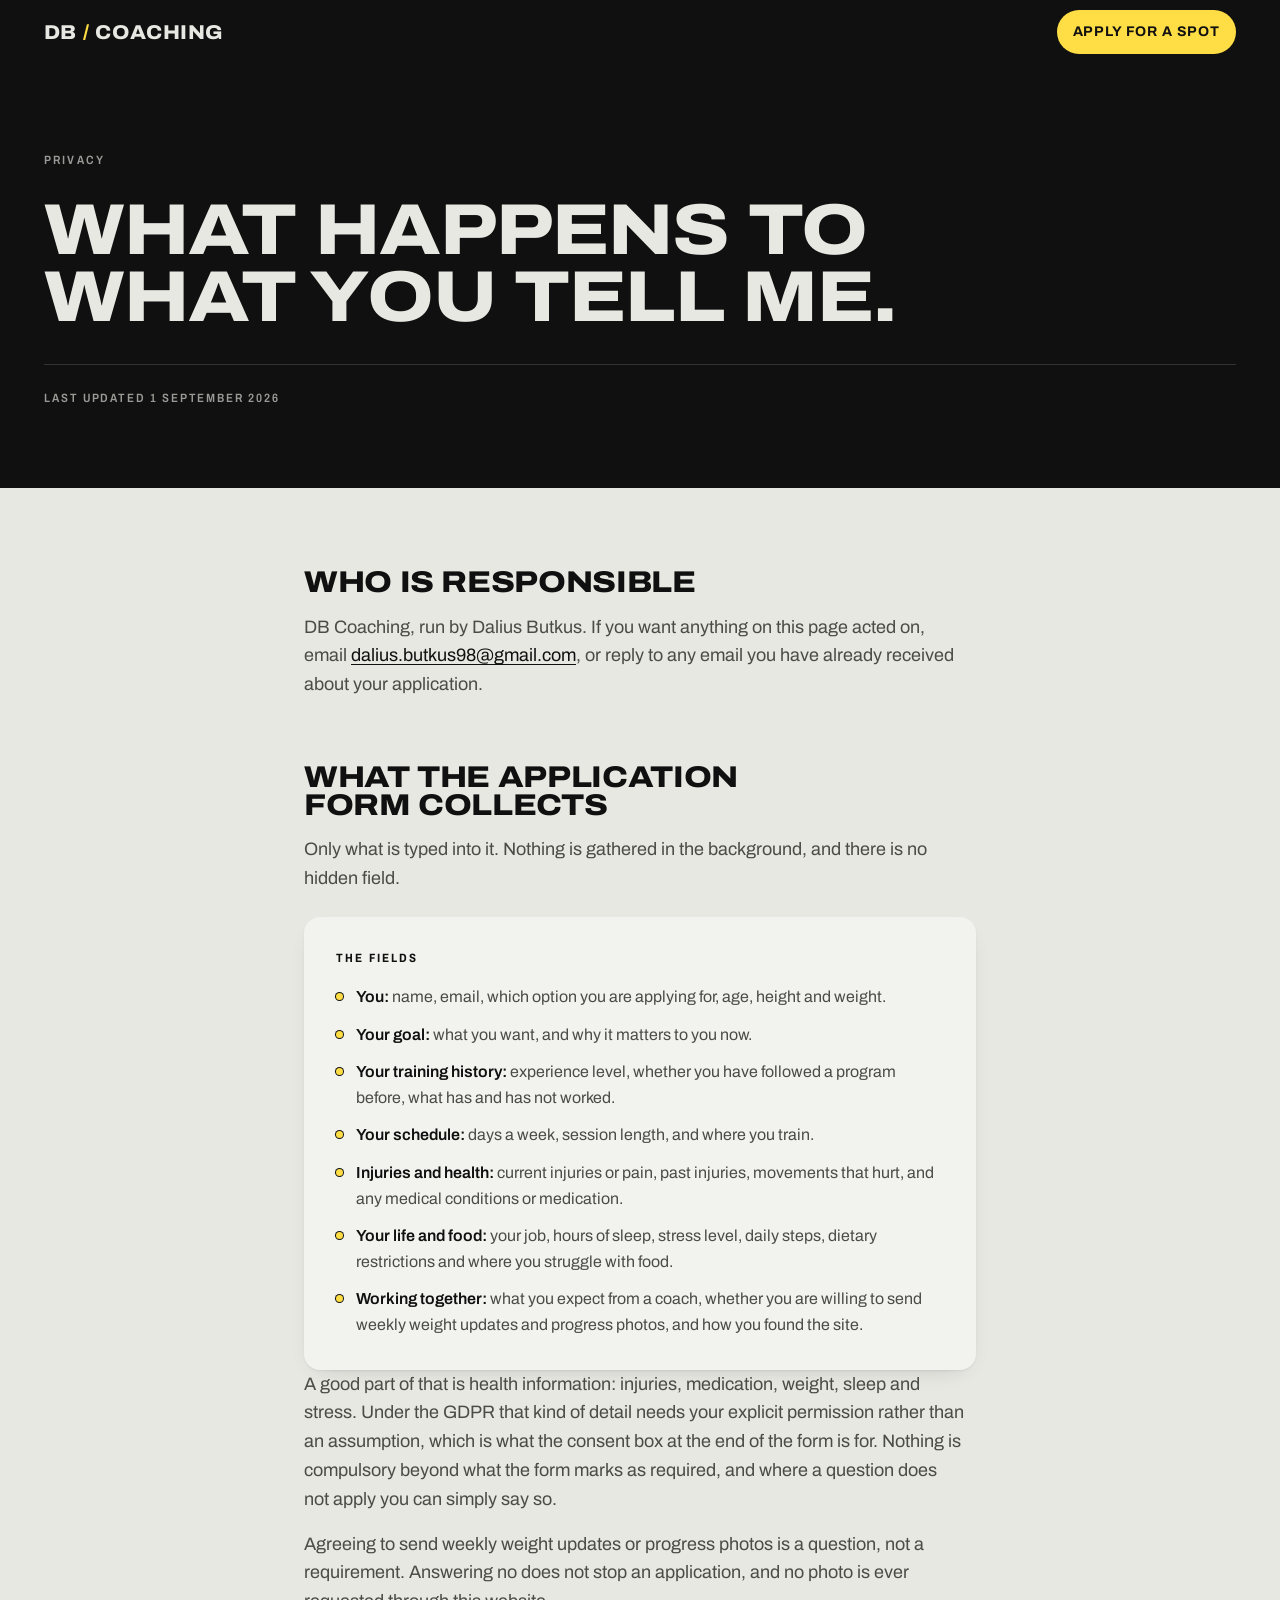
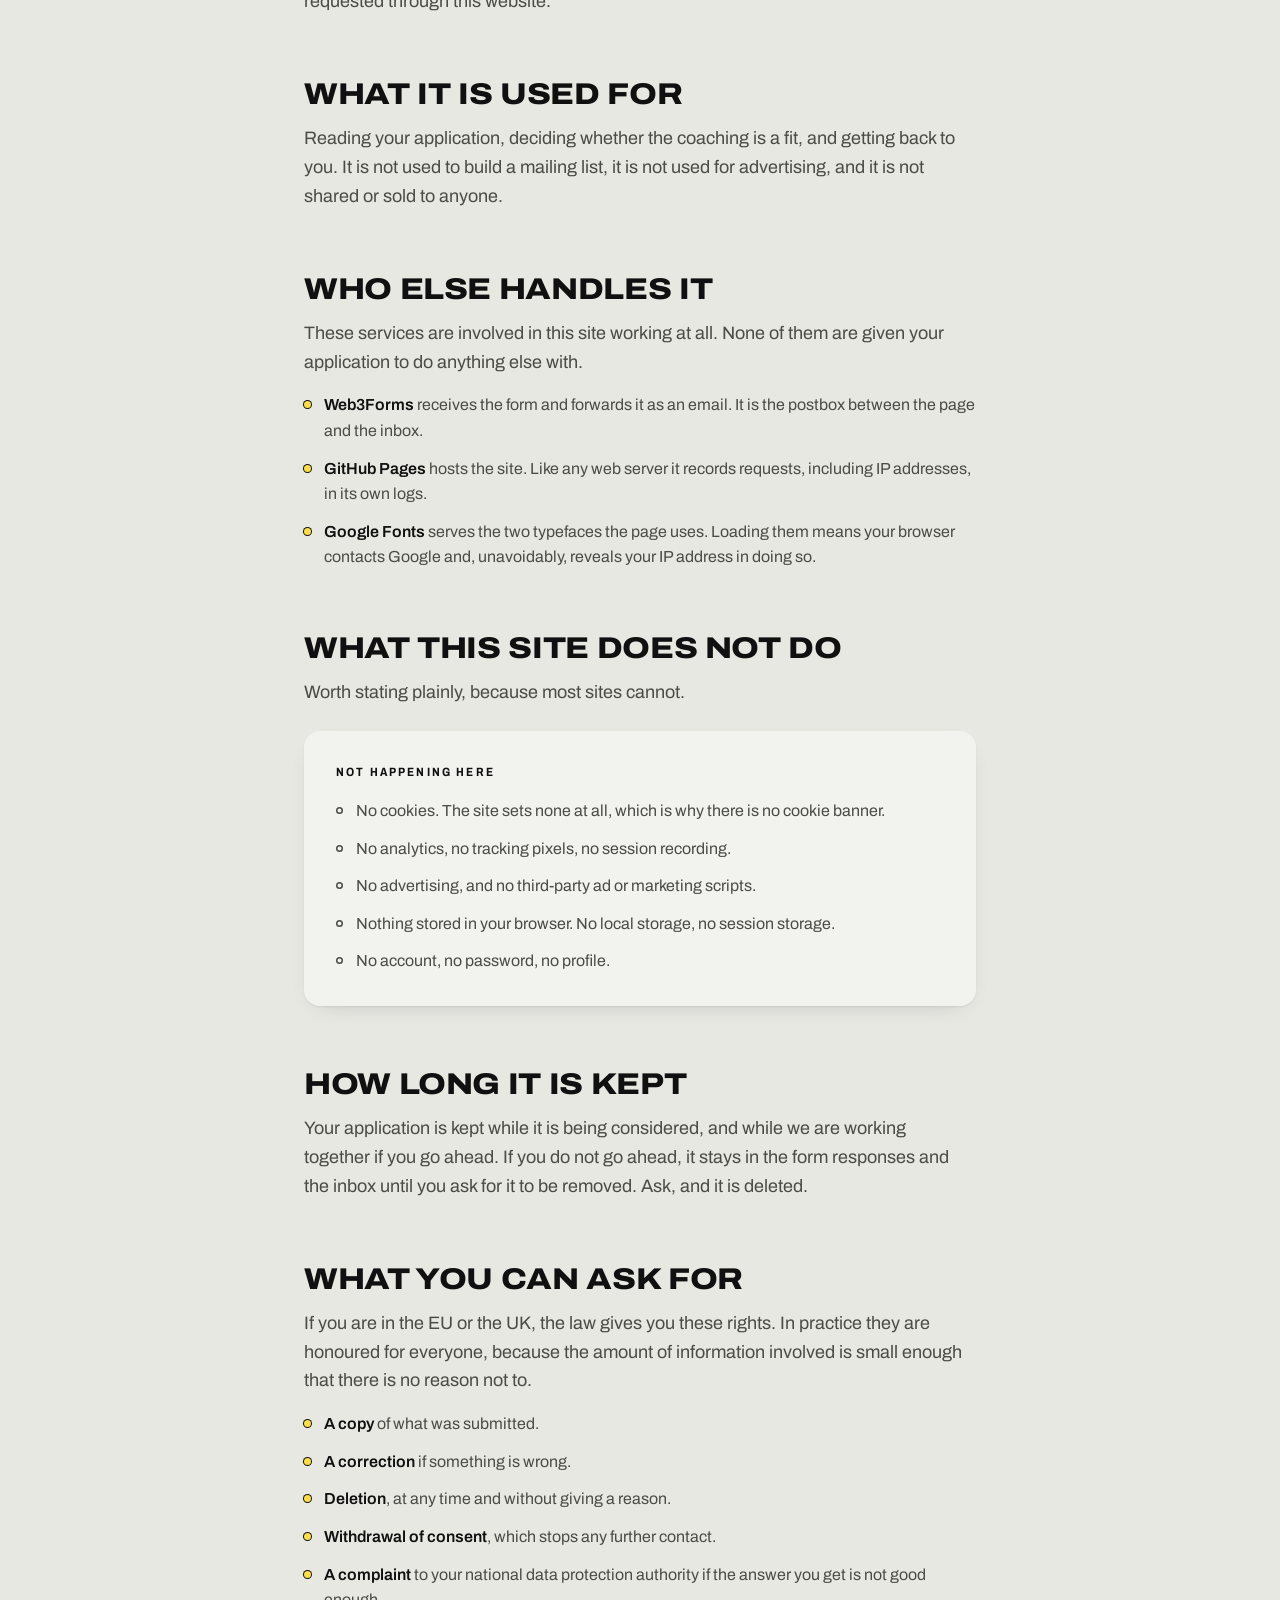
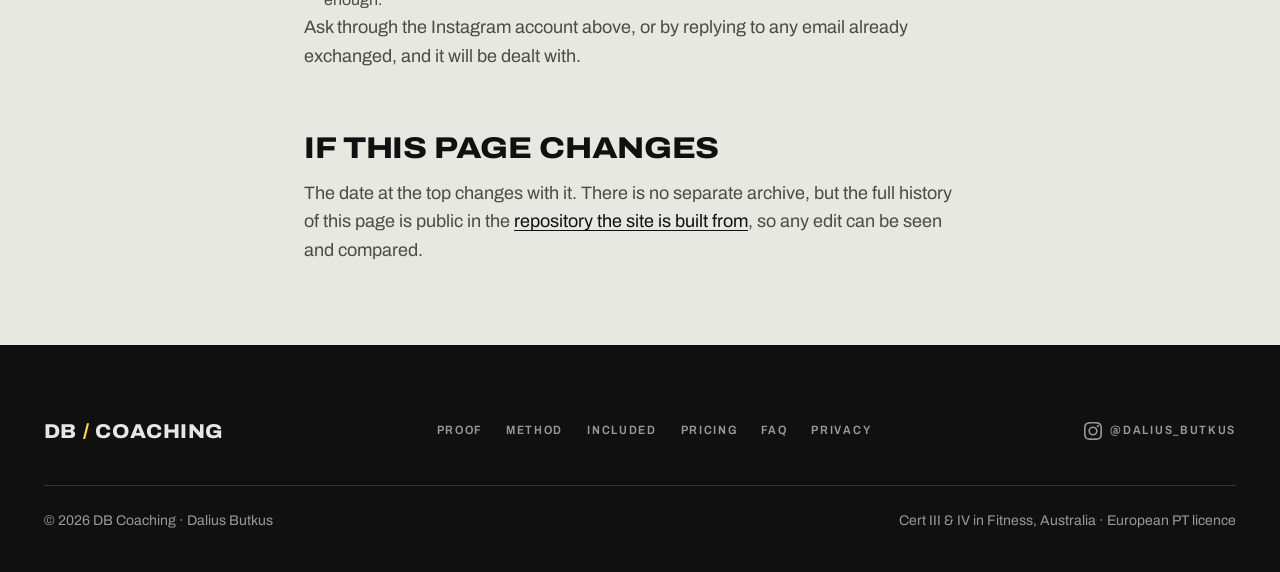
<file: privacy.html>
<!DOCTYPE html>
<!--
  APPLICATION MODE
  ================
  Where applications go is decided by apply-mode.css, which both this page and
  privacy.html link. That is the only file to edit, so the two pages cannot
  disagree about which service handles the data.
-->
<html lang="en">
<head>
<meta charset="UTF-8">
<meta name="viewport" content="width=device-width, initial-scale=1">
<title>Privacy — DB Coaching</title>
<meta name="description" content="What DB Coaching collects when you apply for coaching, who else sees it, how long it is kept and how to have it deleted.">
<link rel="canonical" href="https://dalius-b.github.io/DBcoaching/privacy.html">
<meta name="theme-color" content="#101010">
<meta name="robots" content="index, follow">

<link rel="icon" href="favicon.svg" type="image/svg+xml">
<link rel="icon" href="favicon-32.png" sizes="32x32" type="image/png">
<link rel="apple-touch-icon" href="apple-touch-icon.png">

<link rel="preconnect" href="https://fonts.googleapis.com">
<link rel="preconnect" href="https://fonts.gstatic.com" crossorigin>
<link href="https://fonts.googleapis.com/css2?family=Archivo:wdth,wght@62..125,400..900&display=swap" rel="stylesheet">

<style>
*, *::before, *::after { box-sizing: border-box; margin: 0; padding: 0; }
img, svg { display: block; max-width: 100%; }
ul { list-style: none; }

:root {
  --ink: #101010; --ink-soft: #4B4C46;
  --paper: #E8E8E3; --surface: #F2F2EE;
  --volt: #FFDD44;
  --hair-ink: rgba(16,16,16,0.14);
  --hair-paper: rgba(232,232,227,0.16);
  --soft-paper: rgba(232,232,227,0.64);
  --display: 'Archivo', 'Arial Narrow', system-ui, sans-serif;
  --s-50: 4px; --s-75: 8px; --s-100: 12px; --s-200: 16px; --s-300: 24px;
  --s-400: 32px; --s-500: 40px; --s-600: 48px; --s-700: 64px; --s-800: 80px;
  --r-sm: 6px; --r-lg: 16px; --r-pill: 999px;
  --ease-out: cubic-bezier(0.23, 1, 0.32, 1);
  --shell: 1240px; --nav-h: 64px;
}

html { scroll-behavior: smooth; scroll-padding-top: calc(var(--nav-h) + 24px); -webkit-text-size-adjust: 100%; }
body {
  font-family: var(--display); font-weight: 400; font-stretch: 100%;
  font-size: 1.125rem; line-height: 1.6;
  color: var(--ink); background: var(--paper);
  -webkit-font-smoothing: antialiased; -moz-osx-font-smoothing: grayscale;
  overflow-x: hidden;
}
::selection { background: var(--volt); color: var(--ink); }
a { color: inherit; }
:focus-visible { outline: 2px solid currentColor; outline-offset: 3px; border-radius: 2px; }
.on-ink :focus-visible { outline-color: var(--volt); }

.shell { width: 100%; max-width: var(--shell); margin-inline: auto; padding-inline: var(--s-300); }

h1, h2, .display {
  font-family: var(--display); font-weight: 800; font-stretch: 115%;
  text-transform: uppercase; line-height: 0.94; letter-spacing: -0.012em; text-wrap: balance;
}
p { text-wrap: pretty; }

/* nav */
.nav { position: sticky; top: 0; z-index: 100; background: var(--ink); color: var(--paper); }
.nav-inner { height: var(--nav-h); display: flex; align-items: center; justify-content: space-between; gap: var(--s-300); }
.wordmark {
  display: inline-flex; align-items: center; gap: 6px; text-decoration: none;
  font-family: var(--display); font-weight: 800; font-stretch: 108%;
  font-size: 1.25rem; letter-spacing: 0.02em; text-transform: uppercase; line-height: 1;
  min-height: 44px; padding-block: var(--s-100);
}
.wordmark i { font-style: normal; color: var(--volt); }
.btn {
  display: inline-flex; align-items: center; justify-content: center; gap: var(--s-75);
  min-height: 44px; padding: var(--s-75) var(--s-200);
  font-family: var(--display); font-size: 0.875rem; font-weight: 700;
  font-stretch: 100%; text-transform: uppercase; letter-spacing: 0.06em;
  text-decoration: none; border-radius: var(--r-pill); white-space: nowrap;
  background: var(--volt); color: var(--ink);
  transition-property: background-color, scale; transition-duration: 160ms; transition-timing-function: var(--ease-out);
}
.btn:hover { background: #FFE873; }
.btn:active { scale: 0.96; }
.btn:focus-visible { outline-color: var(--ink); outline-offset: 4px; }
.lbl-short { display: none; }

/* head block */
.head { background: var(--ink); color: var(--paper); padding-block: clamp(var(--s-600), 7vw, var(--s-800)); }
.label {
  display: inline-flex; align-items: center; gap: var(--s-75);
  font-family: var(--display); font-size: 0.75rem; font-weight: 600; font-stretch: 84%;
  text-transform: uppercase; letter-spacing: 0.18em; color: var(--soft-paper);
}
.head h1 { font-size: clamp(2.25rem, 6vw, 4.5rem); margin-top: var(--s-300); }
.head .deck { font-size: 1.25rem; color: var(--soft-paper); max-width: 54ch; margin-top: var(--s-300); }
.stamp { margin-top: var(--s-400); padding-top: var(--s-300); border-top: 1px solid var(--hair-paper);
  font-family: var(--display); font-size: 0.75rem; font-weight: 600; font-stretch: 84%;
  text-transform: uppercase; letter-spacing: 0.16em; color: var(--soft-paper); }

/* prose */
.doc { padding-block: clamp(var(--s-700), 8vw, var(--s-800)); }
.doc-inner { max-width: 720px; }
.doc section + section { margin-top: var(--s-700); }
.doc h2 { font-size: clamp(1.5rem, 2.6vw, 1.875rem); margin-bottom: var(--s-200); }
.doc p { color: var(--ink-soft); max-width: 66ch; }
.doc p + p { margin-top: var(--s-200); }
.doc a { color: var(--ink); text-decoration-thickness: from-font; text-underline-offset: 3px; }
.doc ul { margin-top: var(--s-200); display: flex; flex-direction: column; gap: var(--s-100); }
/* block, not flex: a flex list item makes every <b> its own flex item and
   pulls the bold lead away from the sentence it belongs to. */
.doc li { display: block; position: relative; padding-left: 20px; color: var(--ink-soft); font-size: 1rem; }
.doc li::before { content: ""; position: absolute; left: 0; top: 9px; width: 7px; height: 7px; background: var(--volt); border-radius: var(--r-pill); box-shadow: 0 0 0 1px var(--ink); }
.doc li b { color: var(--ink); font-weight: 600; }

.panel { background: var(--surface); border-radius: var(--r-lg); padding: var(--s-400); margin-top: var(--s-300);
  box-shadow: 0 1px 2px rgba(16,16,16,0.06), 0 8px 24px -16px rgba(16,16,16,0.30); }
.panel h3 { font-family: var(--display); font-size: 0.75rem; font-weight: 700; font-stretch: 84%;
  text-transform: uppercase; letter-spacing: 0.18em; margin-bottom: var(--s-200); }
.panel ul { margin-top: 0; }

.none li::before { background: transparent; box-shadow: inset 0 0 0 1.5px var(--ink-soft); }

/* footer */
.foot { background: var(--ink); color: var(--paper); padding-block: var(--s-700) var(--s-500); }
.foot-top { display: flex; flex-wrap: wrap; align-items: center; justify-content: space-between; gap: var(--s-300); }
.foot-links { display: flex; flex-wrap: wrap; gap: var(--s-300); }
.foot-links a, .foot-ig {
  display: inline-flex; align-items: center; gap: var(--s-75); min-height: 44px;
  font-family: var(--display); font-size: 0.75rem; font-weight: 600; font-stretch: 88%;
  text-transform: uppercase; letter-spacing: 0.14em; text-decoration: none; color: var(--soft-paper);
  transition-property: color; transition-duration: 150ms; transition-timing-function: var(--ease-out);
}
.foot-links a:hover, .foot-ig:hover { color: var(--volt); }
.foot-ig svg { width: 18px; height: 18px; fill: currentColor; }
.foot-bot { margin-top: var(--s-400); padding-top: var(--s-300); border-top: 1px solid var(--hair-paper);
  display: flex; flex-wrap: wrap; gap: var(--s-200) var(--s-400); justify-content: space-between; }
.foot-bot p { font-size: 0.875rem; color: var(--soft-paper); }

.skip { position: absolute; left: var(--s-200); top: -100px; z-index: 200;
  background: var(--volt); color: var(--ink); padding: var(--s-100) var(--s-300); border-radius: var(--r-pill);
  font-family: var(--display); font-size: 0.875rem; font-weight: 700; text-transform: uppercase;
  letter-spacing: 0.08em; text-decoration: none;
  transition-property: top; transition-duration: 200ms; transition-timing-function: var(--ease-out); }
.skip:focus { top: var(--s-200); }

/* below ~414px the wordmark and the full button label do not both fit the bar */
@media (max-width: 460px) {
  .nav-inner { gap: var(--s-200); }
  .wordmark { font-size: 1.125rem; }
  .lbl-long { display: none; }
  .lbl-short { display: inline; }
}
@media (max-width: 620px) {
  .foot-top { flex-direction: column; align-items: flex-start; }
  .panel { padding: var(--s-300); }
}
@media (prefers-reduced-motion: reduce) {
  html { scroll-behavior: auto; }
  *, *::before, *::after { transition-duration: 0.001ms !important; animation-duration: 0.001ms !important; }
}
</style>
<link rel="stylesheet" href="apply-mode.css">
</head>
<body>

<a class="skip" href="#main">Skip to content</a>

<header class="nav on-ink">
  <div class="shell nav-inner">
    <a class="wordmark" href="index.html">DB<i>/</i>Coaching</a>
    <a class="btn" href="index.html#apply"><span class="lbl-long">Apply for a spot</span><span class="lbl-short">Apply</span></a>
  </div>
</header>

<main id="main">

  <div class="head on-ink">
    <div class="shell">
      <p class="label">Privacy</p>
      <h1>What happens to what you tell me.</h1>
      <p class="stamp">Last updated 1 September 2026</p>
    </div>
  </div>

  <div class="doc">
    <div class="shell doc-inner">

      <section>
        <h2>Who is responsible</h2>
        <p>DB Coaching, run by Dalius Butkus. If you want anything on this page acted on, email <a href="mailto:dalius.butkus98@gmail.com">dalius.butkus98@gmail.com</a>, or reply to any email you have already received about your application.</p>
      </section>

      <section class="when-google">
        <h2>Where the application form lives</h2>
        <p>The application form is a Google Form. Clicking any apply button on this site opens it in a new tab on Google's own domain, and nothing you type into it passes through this site at all. This page collects nothing.</p>
        <p>What you fill in there is held in Google's systems and reaches Dalius through his Google account. Google's own privacy terms cover that step, and its handling of your data is not something this site controls.</p>
        <p>Some of what the form asks describes your health and fitness. You are never obliged to write more than you want to.</p>
      </section>

      <section class="when-web3">
        <h2>What the application form collects</h2>
        <p>Only what is typed into it. Nothing is gathered in the background, and there is no hidden field.</p>
        <div class="panel">
          <h3>The fields</h3>
          <ul>
            <li><b>You:</b> name, email, which option you are applying for, age, height and weight.</li>
            <li><b>Your goal:</b> what you want, and why it matters to you now.</li>
            <li><b>Your training history:</b> experience level, whether you have followed a program before, what has and has not worked.</li>
            <li><b>Your schedule:</b> days a week, session length, and where you train.</li>
            <li><b>Injuries and health:</b> current injuries or pain, past injuries, movements that hurt, and any medical conditions or medication.</li>
            <li><b>Your life and food:</b> your job, hours of sleep, stress level, daily steps, dietary restrictions and where you struggle with food.</li>
            <li><b>Working together:</b> what you expect from a coach, whether you are willing to send weekly weight updates and progress photos, and how you found the site.</li>
          </ul>
        </div>
        <p>A good part of that is health information: injuries, medication, weight, sleep and stress. Under the GDPR that kind of detail needs your explicit permission rather than an assumption, which is what the consent box at the end of the form is for. Nothing is compulsory beyond what the form marks as required, and where a question does not apply you can simply say so.</p>
        <p>Agreeing to send weekly weight updates or progress photos is a question, not a requirement. Answering no does not stop an application, and no photo is ever requested through this website.</p>
      </section>

      <section>
        <h2>What it is used for</h2>
        <p>Reading your application, deciding whether the coaching is a fit, and getting back to you. It is not used to build a mailing list, it is not used for advertising, and it is not shared or sold to anyone.</p>
      </section>

      <section>
        <h2>Who else handles it</h2>
        <p>These services are involved in this site working at all. None of them are given your application to do anything else with.</p>
        <ul>
          <li class="when-google"><b>Google Forms</b> hosts the application itself and stores the answers, on Google's terms rather than these.</li>
          <li class="when-web3"><b>Web3Forms</b> receives the form and forwards it as an email. It is the postbox between the page and the inbox.</li>
          <li><b>GitHub Pages</b> hosts the site. Like any web server it records requests, including IP addresses, in its own logs.</li>
          <li><b>Google Fonts</b> serves the two typefaces the page uses. Loading them means your browser contacts Google and, unavoidably, reveals your IP address in doing so.</li>
        </ul>
      </section>

      <section>
        <h2>What this site does not do</h2>
        <p>Worth stating plainly, because most sites cannot.</p>
        <div class="panel">
          <h3>Not happening here</h3>
          <ul class="none">
            <li>No cookies. The site sets none at all, which is why there is no cookie banner.</li>
            <li>No analytics, no tracking pixels, no session recording.</li>
            <li>No advertising, and no third-party ad or marketing scripts.</li>
            <li>Nothing stored in your browser. No local storage, no session storage.</li>
            <li>No account, no password, no profile.</li>
          </ul>
        </div>
      </section>

      <section>
        <h2>How long it is kept</h2>
        <p>Your application is kept while it is being considered, and while we are working together if you go ahead. If you do not go ahead, it stays in the form responses <span class="when-web3">and the inbox </span>until you ask for it to be removed. Ask, and it is deleted.</p>
      </section>

      <section>
        <h2>What you can ask for</h2>
        <p>If you are in the EU or the UK, the law gives you these rights. In practice they are honoured for everyone, because the amount of information involved is small enough that there is no reason not to.</p>
        <ul>
          <li><b>A copy</b> of what was submitted.</li>
          <li><b>A correction</b> if something is wrong.</li>
          <li><b>Deletion</b>, at any time and without giving a reason.</li>
          <li><b>Withdrawal of consent</b>, which stops any further contact.</li>
          <li><b>A complaint</b> to your national data protection authority if the answer you get is not good enough.</li>
        </ul>
        <p>Ask through the Instagram account above, or by replying to any email already exchanged, and it will be dealt with.</p>
      </section>

      <section>
        <h2>If this page changes</h2>
        <p>The date at the top changes with it. There is no separate archive, but the full history of this page is public in the <a href="https://github.com/Dalius-B/DBcoaching" target="_blank" rel="noopener">repository the site is built from</a>, so any edit can be seen and compared.</p>
      </section>

    </div>
  </div>
</main>

<footer class="foot on-ink">
  <div class="shell">
    <div class="foot-top">
      <a class="wordmark" href="index.html">DB<i>/</i>Coaching</a>
      <nav class="foot-links" aria-label="Footer">
        <a href="index.html#proof">Proof</a>
        <a href="index.html#method">Method</a>
        <a href="index.html#included">Included</a>
        <a href="index.html#pricing">Pricing</a>
        <a href="index.html#faq">FAQ</a>
        <a href="privacy.html" aria-current="page">Privacy</a>
      </nav>
      <a class="foot-ig" href="https://instagram.com/dalius_butkus" target="_blank" rel="noopener">
        <svg viewBox="0 0 24 24" aria-hidden="true"><path d="M12 2.16c3.2 0 3.58.01 4.85.07 3.25.15 4.77 1.69 4.92 4.92.06 1.27.07 1.65.07 4.85s-.01 3.58-.07 4.85c-.15 3.22-1.66 4.77-4.92 4.92-1.27.06-1.64.07-4.85.07s-3.58-.01-4.85-.07c-3.26-.15-4.77-1.7-4.92-4.92C2.17 15.58 2.16 15.2 2.16 12s.01-3.58.07-4.85c.15-3.23 1.66-4.77 4.92-4.92C8.42 2.17 8.8 2.16 12 2.16Zm0-2.16C8.74 0 8.33.01 7.05.07 2.7.27.28 2.69.07 7.05.01 8.33 0 8.74 0 12s.01 3.67.07 4.95c.2 4.36 2.62 6.78 6.98 6.98C8.33 23.99 8.74 24 12 24s3.67-.01 4.95-.07c4.35-.2 6.78-2.62 6.98-6.98.06-1.28.07-1.69.07-4.95s-.01-3.67-.07-4.95c-.2-4.35-2.62-6.78-6.98-6.98C15.67.01 15.26 0 12 0Zm0 5.84A6.16 6.16 0 1 0 18.16 12 6.16 6.16 0 0 0 12 5.84Zm0 10.16a4 4 0 1 1 4-4 4 4 0 0 1-4 4Zm6.41-11.85a1.44 1.44 0 1 0 1.44 1.44 1.44 1.44 0 0 0-1.44-1.44Z"/></svg>
        @dalius_butkus
      </a>
    </div>
    <div class="foot-bot">
      <p>&copy; 2026 DB Coaching &middot; Dalius Butkus</p>
      <p>Cert III &amp; IV in Fitness, Australia &middot; European PT licence</p>
    </div>
  </div>
</footer>

</body>
</html>
</file>
<file: apply-mode.css>
/* ============================================================================
   THE APPLICATION SWITCH — this file is the only thing you change.

   It decides, for index.html and privacy.html at once, where applications go.
   Both pages link it, so the two can never disagree about which service
   handles the data.

   TO SWITCH
   ---------
   Exactly one of the two rule blocks below may be active. Comment out the one
   you do not want and uncomment the one you do. Nothing else, in any file,
   needs touching.

   Neither block contains a comment of its own, on purpose. CSS comments cannot
   be nested: a comment opener inside a block you are commenting out would end
   the comment early and quietly leave the wrong rules live. For the same
   reason, no comment in this file may contain comment delimiters as text.

   WHY THE CLASSES ARE DOUBLED
   ---------------------------
   .when-web3.when-web3 scores (0,2,0), which outranks privacy.html's own
   rule .doc li at (0,1,1). Written once, the rule would lose, and privacy.html
   would name both services at the same time.

   WHAT IS ALREADY PROVEN
   ----------------------
   On 2 September 2026 a message posted straight to the Web3Forms API with the
   access key from index.html arrived in the inbox. So the key is real and it
   points at the right mailbox. The key is a public identifier, not a secret.

   What that test did NOT cover is the page's own submit path, which has only
   ever run against a stubbed endpoint. Those are different things.

   AFTER SWITCHING
   ---------------
   1. https://dalius-b.github.io/DBcoaching/#apply shows what you expect.
   2. privacy.html names one service, and the right one, under the heading
      "Who else handles it".
   3. Send one application through the live form itself, all seven steps, and
      confirm it arrives. This is the part still unproven.
   ========================================================================= */


/* ---------------------------------------------------------------------------
   GOOGLE FORM  ·  INACTIVE
   Applications go to the Google Form. The in-page form stays in the page,
   hidden and inert, and privacy.html describes Google as the processor.
   --------------------------------------------------------------------------- */

/*
#applyForm,
#formDone                { display: none; }
.apply-google            { display: block; }
.when-web3.when-web3     { display: none; }
*/


/* ---------------------------------------------------------------------------
   IN-PAGE FORM  ·  ACTIVE
   Applications go through the seven step form on the page, posting to
   Web3Forms, and privacy.html describes Web3Forms as the processor.
   --------------------------------------------------------------------------- */

.when-google.when-google { display: none; }
</file>
